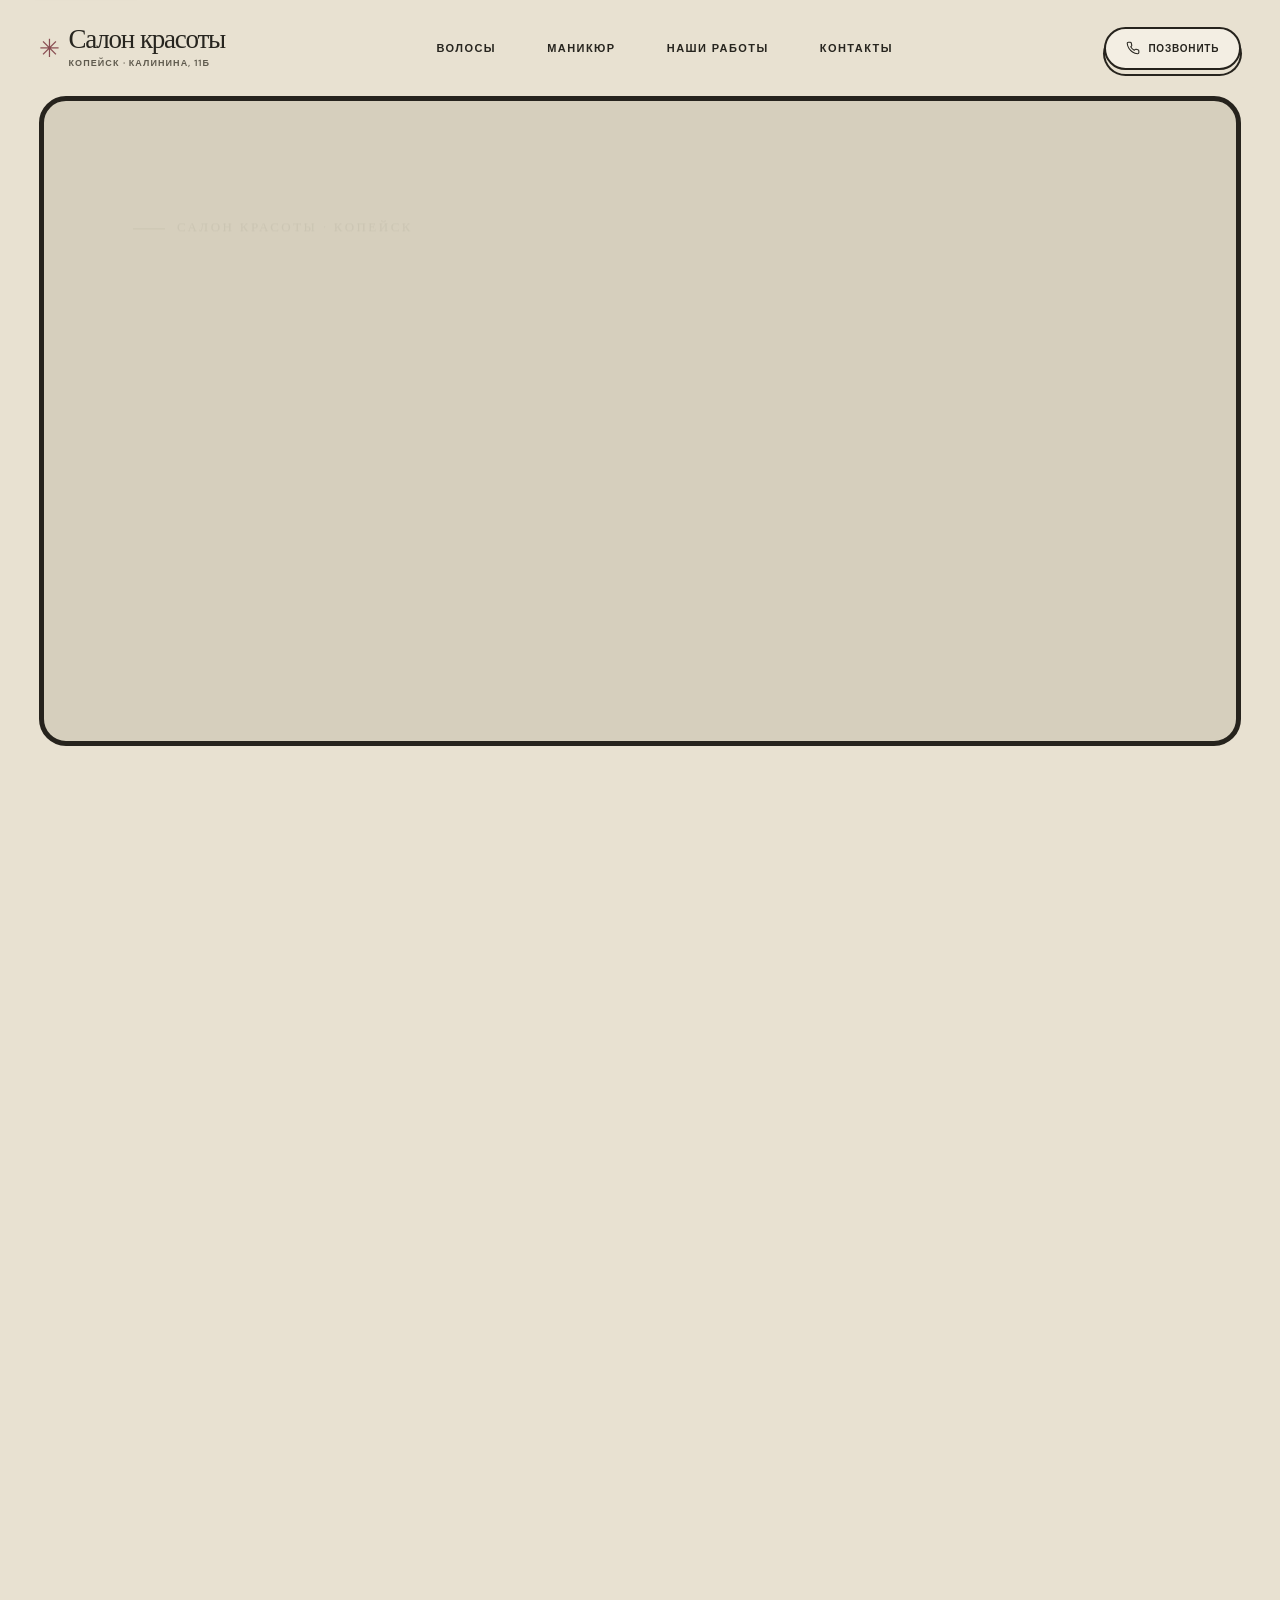
<file: index.html>
<!doctype html>
<html lang="ru">
  <head>
    <meta charset="utf-8">
    <meta name="viewport" content="width=device-width, initial-scale=1">
    <meta name="description" content="Салон красоты в Копейске на Калинина, 11Б: стрижки, окрашивание и маникюр. Ежедневно 10:00–19:00. Запись по телефону 8 902 618-16-42.">
    <meta name="theme-color" content="#e8e1d1">
    <meta name="format-detection" content="telephone=no">
    <link rel="canonical" href="https://romanovegor1.github.io/beauty-salon/">
    <title>Салон красоты в Копейске — красота в деталях</title>
    <meta property="og:type" content="website">
    <meta property="og:locale" content="ru_RU">
    <meta property="og:site_name" content="Салон красоты в Копейске">
    <meta property="og:url" content="https://romanovegor1.github.io/beauty-salon/">
    <meta property="og:title" content="Салон красоты в Копейске — красота в деталях">
    <meta property="og:description" content="Стрижки, окрашивание и маникюр на Калинина, 11Б в Копейске. Ежедневно 10:00–19:00. Запись по телефону 8 902 618-16-42.">
    <meta property="og:image" content="https://romanovegor1.github.io/beauty-salon/og-image.png">
    <meta property="og:image:width" content="1200">
    <meta property="og:image:height" content="630">
    <meta property="og:image:alt" content="Салон красоты в Копейске: логотип, адрес и телефон">
    <meta name="twitter:card" content="summary_large_image">
    <meta name="twitter:title" content="Салон красоты в Копейске — красота в деталях">
    <meta name="twitter:description" content="Стрижки, окрашивание и маникюр на Калинина, 11Б в Копейске. Ежедневно 10:00–19:00. Запись по телефону 8 902 618-16-42.">
    <meta name="twitter:image" content="https://romanovegor1.github.io/beauty-salon/og-image.png">
    <meta name="twitter:image:alt" content="Салон красоты в Копейске: логотип, адрес и телефон">
    <link rel="icon" href="favicon.svg" type="image/svg+xml">
    <link rel="icon" href="favicon.png" sizes="64x64" type="image/png">
    <link rel="apple-touch-icon" href="apple-touch-icon.png" sizes="180x180">
    <link rel="preconnect" href="https://fonts.googleapis.com">
    <link rel="preconnect" href="https://fonts.gstatic.com" crossorigin>
    <link href="https://fonts.googleapis.com/css2?family=DM+Sans:wght@400;500;600;700&family=Goudy+Bookletter+1911&family=Sorts+Mill+Goudy:ital@0;1&display=swap" rel="stylesheet">
    <link rel="stylesheet" href="style.css">
    <script src="script.js" defer></script>
    <script type="application/ld+json">
      {
        "@context": "https://schema.org",
        "@type": "HairSalon",
        "name": "Салон красоты в Копейске",
        "description": "Салон красоты на Калинина, 11Б в Копейске: стрижки, окрашивание и маникюр. Запись по телефону.",
        "telephone": "+79026181642",
        "url": "https://romanovegor1.github.io/beauty-salon/",
        "image": "https://romanovegor1.github.io/beauty-salon/og-image.png",
        "sameAs": ["https://vk.ru/club201550318"],
        "priceRange": "₽₽",
        "areaServed": "Копейск",
        "address": {
          "@type": "PostalAddress",
          "streetAddress": "ул. Калинина, 11Б",
          "addressLocality": "Копейск",
          "addressRegion": "Челябинская область",
          "postalCode": "456610",
          "addressCountry": "RU"
        },
        "geo": {
          "@type": "GeoCoordinates",
          "latitude": 55.0975,
          "longitude": 61.6125
        },
        "hasMap": "https://yandex.ru/maps/?ll=61.6125%2C55.0975&z=17&pt=61.6125%2C55.0975%2Cpm2rdm",
        "openingHoursSpecification": {
          "@type": "OpeningHoursSpecification",
          "dayOfWeek": ["Monday", "Tuesday", "Wednesday", "Thursday", "Friday", "Saturday", "Sunday"],
          "opens": "10:00",
          "closes": "19:00"
        }
      }
    </script>
  </head>
  <body>
    <a class="skip-link" href="#main">К содержанию</a>
    <header class="site-header">
      <a class="brand" href="index.html"><span class="brand-mark" aria-hidden="true">✳︎</span><span>Салон красоты<small>Копейск · Калинина, 11Б</small></span></a>
      <button class="menu-toggle" type="button" aria-expanded="false" aria-controls="header-panel" aria-label="Открыть меню">
        <svg class="menu-icon menu-icon-open" viewBox="0 0 24 24" fill="currentColor" aria-hidden="true"><circle cx="5" cy="12" r="1.9"/><circle cx="12" cy="12" r="1.9"/><circle cx="19" cy="12" r="1.9"/></svg>
        <svg class="menu-icon menu-icon-close" viewBox="0 0 24 24" fill="none" stroke="currentColor" stroke-width="1.8" stroke-linecap="round" aria-hidden="true"><path d="M6 6l12 12M18 6L6 18"/></svg>
      </button>
      <div class="header-panel" id="header-panel">
        <nav class="main-nav" aria-label="Главная навигация">
          <a href="hair.html">Волосы</a><a href="nails.html">Маникюр</a><a href="works.html">Наши работы</a><a href="#contacts">Контакты</a>
        </nav>
        <p class="panel-hours">Ежедневно 10:00–19:00</p>
        <div class="header-actions">
          <a class="button button-small header-call" href="tel:+79026181642">
            <svg viewBox="0 0 24 24" fill="none" stroke="currentColor" stroke-width="1.8" stroke-linecap="round" stroke-linejoin="round" aria-hidden="true"><path d="M22 16.92v3a2 2 0 0 1-2.18 2 19.79 19.79 0 0 1-8.63-3.07 19.5 19.5 0 0 1-6-6 19.79 19.79 0 0 1-3.07-8.67A2 2 0 0 1 4.11 2h3a2 2 0 0 1 2 1.72 12.84 12.84 0 0 0 .7 2.81 2 2 0 0 1-.45 2.11L8.09 9.91a16 16 0 0 0 6 6l1.27-1.27a2 2 0 0 1 2.11-.45 12.84 12.84 0 0 0 2.81.7A2 2 0 0 1 22 16.92z"/></svg>
            Позвонить
          </a>
          <a class="button button-small header-map" href="#contacts">
            <svg viewBox="0 0 24 24" fill="none" stroke="currentColor" stroke-width="1.8" stroke-linecap="round" stroke-linejoin="round" aria-hidden="true"><path d="M21 10c0 7-9 13-9 13s-9-6-9-13a9 9 0 0 1 18 0z"/><circle cx="12" cy="10" r="3"/></svg>
            Найти нас
          </a>
        </div>
      </div>
    </header>

    <main id="main" tabindex="-1">
      <section class="hero" aria-labelledby="hero-title">
        <div class="hero-copy">
          <p class="eyebrow"><span class="eyebrow-line"></span> Салон красоты · Копейск</p>
          <h1 id="hero-title">Время<br>быть <em>собой.</em></h1>
          <p class="hero-description">Стрижки с характером, маникюр с настроением и немного времени только для себя.</p>
          <div class="hero-actions">
            <a class="button" href="tel:+79026181642">Позвонить и записаться <span aria-hidden="true">↗︎</span></a>
            <a class="text-link" href="#services">Выбрать услугу <span aria-hidden="true">↓</span></a>
          </div>
          <span class="hero-index">01 <i></i> 02</span>
        </div>
        <div class="hero-illustration" aria-hidden="true">
          <div class="orbit orbit-one"></div><div class="orbit orbit-two"></div>
          <div class="portrait-shape"><span class="portrait-hair"></span><span class="portrait-face"></span><span class="portrait-earring"></span></div>
          <span class="art-caption">уход<br>с вниманием</span><span class="art-stamp">EST.<br>BEAUTY<br>STUDIO</span>
        </div>
      </section>

      <section class="intro-strip" aria-label="О салоне"><p>Небольшие перемены.<br><em>Большое удовольствие.</em></p><span>Красота — в ощущении себя.</span></section>

      <section class="services-section" id="services" aria-labelledby="services-title">
        <div class="section-heading"><div><p class="eyebrow"><span class="eyebrow-line"></span> Выберите своё</p><h2 id="services-title">Услуги <em>с заботой.</em></h2></div><p>Подробности, цены и всё важное о каждом направлении — на отдельных страницах.</p><span class="swipe-hint" aria-hidden="true">Листайте вбок →</span></div>
        <div class="service-cards">
          <a class="service-card hair-card" href="hair.html"><span class="card-number">01 / ВОЛОСЫ</span><span class="card-art" aria-hidden="true"><img src="images/hair-card.jpg" alt="" width="1261" height="841" loading="lazy" decoding="async"></span><span class="card-bottom"><span><strong>Мастер волос</strong><small>Стрижки · цвет · укладка</small></span><b aria-hidden="true">↗︎</b></span></a>
          <a class="service-card nails-card" href="nails.html"><span class="card-number">02 / НОГТИ</span><span class="card-art" aria-hidden="true"><img src="images/nails-card.jpg" alt="" width="1100" height="733" loading="lazy" decoding="async"></span><span class="card-bottom"><span><strong>Мастер маникюра</strong><small>Уход · покрытие · дизайн</small></span><b aria-hidden="true">↗︎</b></span></a>
        </div>
      </section>

      <section class="reviews-section" id="reviews" aria-labelledby="reviews-title">
        <div class="section-heading">
          <div><p class="eyebrow"><span class="eyebrow-line"></span> Отзывы</p><h2 id="reviews-title">Говорят <em>клиенты.</em></h2></div>
          <p>Реальные отзывы с Яндекс.Карт. Остальные — в нашей группе ВКонтакте и на Яндекс.Картах.</p>
          <span class="swipe-hint" aria-hidden="true">Листайте вбок →</span>
        </div>
        <div class="review-grid">
          <article class="review-card">
            <p class="review-stars" role="img" aria-label="Оценка 5 из 5"><span aria-hidden="true">★★★★★</span></p>
            <blockquote><p>Стригусь тут третий год, всё классно, идеально, парикмахеры работают без ошибок, с уважением и принимают всегда. Советую эту парикмахерскую 👍</p></blockquote>
            <div class="review-author">
              <span class="review-avatar" aria-hidden="true">МД</span>
              <span><strong>Максим Дорофеев</strong><small>Яндекс.Карты · 5,0</small></span>
            </div>
          </article>
          <article class="review-card">
            <p class="review-stars" role="img" aria-label="Оценка 5 из 5"><span aria-hidden="true">★★★★★</span></p>
            <blockquote><p>Уютное место. Грамотные мастера. Приемлемые цены. Лучше записываться заранее. Рядом парковка.</p></blockquote>
            <div class="review-author">
              <span class="review-avatar" aria-hidden="true">ВН</span>
              <span><strong>Виктория Никульникова</strong><small>Яндекс.Карты · 5,0</small></span>
            </div>
          </article>
          <article class="review-card">
            <p class="review-stars" role="img" aria-label="Оценка 5 из 5"><span aria-hidden="true">★★★★★</span></p>
            <blockquote><p>Отличные мастера своего дела, рекомендую всем!!!</p></blockquote>
            <div class="review-author">
              <span class="review-avatar" aria-hidden="true">РР</span>
              <span><strong>Регина Родионова</strong><small>Яндекс.Карты · 5,0</small></span>
            </div>
          </article>
        </div>
        <div class="review-links">
          <a class="button" href="https://vk.ru/club201550318" target="_blank" rel="noopener"><svg class="vk-icon" viewBox="0 0 24 24" aria-hidden="true" focusable="false"><path d="M12.785 16.241s.288-.032.436-.194c.136-.148.132-.427.132-.427s-.02-1.304.576-1.496c.588-.19 1.341 1.26 2.14 1.818.605.422 1.064.33 1.064.33l2.137-.03s1.117-.07.587-.958c-.043-.072-.31-.662-1.596-1.872-1.346-1.266-1.166-1.06.455-3.25.987-1.33 1.382-2.145 1.258-2.493-.118-.332-.85-.244-.85-.244l-2.405.015s-.178-.025-.31.055c-.13.079-.213.26-.213.26s-.38 1.024-.887 1.895c-1.07 1.84-1.498 1.938-1.673 1.824-.407-.266-.305-1.07-.305-1.64 0-1.784.268-2.527-.522-2.72-.262-.064-.454-.106-1.123-.113-.858-.009-1.584.003-1.995.207-.273.136-.484.44-.356.457.16.02.521.098.713.36.247.337.238 1.094.238 1.094s.143 2.1-.333 2.36c-.326.18-.774-.19-1.736-1.887-.493-.863-.866-1.816-.866-1.816s-.072-.179-.2-.275c-.156-.116-.374-.153-.374-.153l-2.285.015s-.343.01-.469.16c-.112.134-.009.412-.009.412s1.79 4.246 3.817 6.386c1.858 1.96 3.968 1.831 3.968 1.831h.956Z"/></svg> Все отзывы во ВКонтакте</a>
          <a class="contact-route" href="https://yandex.ru/maps/org/strizhka/48054939871/reviews" target="_blank" rel="noopener">Смотреть на Яндекс.Картах <span aria-hidden="true">↗︎</span></a>
        </div>
      </section>

      <section class="visit-banner">
        <svg class="visit-flower" viewBox="0 0 220 260" fill="none" stroke="currentColor" stroke-width="1.2" stroke-linecap="round" stroke-linejoin="round" aria-hidden="true">
          <g opacity=".6">
            <path d="M110 252V130"/>
            <path d="M110 200c-26-2-43-16-49-43 27 0 45 15 49 43Z"/>
            <path d="M110 222c24-2 40-14 46-39-24 0-42 13-46 39Z"/>
            <ellipse cx="110" cy="84" rx="16" ry="40"/>
            <ellipse cx="110" cy="84" rx="16" ry="40" transform="rotate(60 110 84)"/>
            <ellipse cx="110" cy="84" rx="16" ry="40" transform="rotate(120 110 84)"/>
            <circle cx="110" cy="84" r="9"/>
          </g>
        </svg>
        <p class="eyebrow"><span class="eyebrow-line"></span> Будем рады знакомству</p>
        <h2>Ваше место<br><em>уже ждёт.</em></h2>
        <a class="button button-light" href="tel:+79026181642">Позвонить и записаться <span aria-hidden="true">↗︎</span></a>
      </section>

      <section class="contact-section" id="contacts" aria-labelledby="contacts-title">
        <div class="contact-copy">
          <p class="eyebrow"><span class="eyebrow-line"></span> Контакты</p>
          <h2 id="contacts-title">Запишитесь<br><em>по звонку.</em></h2>
          <p class="contact-note">Онлайн-записи нет — просто позвоните, и мы подберём удобное время и мастера.</p>
          <div class="contact-item">
            <span class="contact-label">Телефон</span>
            <div class="phone-line">
              <a class="contact-phone" href="tel:+79026181642">8 902 618-16-42</a>
              <button class="copy-button" type="button" data-copy="+79026181642" aria-label="Скопировать номер телефона 8 902 618-16-42">
                <svg viewBox="0 0 24 24" fill="none" stroke="currentColor" stroke-width="1.8" stroke-linecap="round" stroke-linejoin="round" aria-hidden="true"><rect x="9" y="9" width="11" height="11" rx="2"/><path d="M5 15H4a2 2 0 0 1-2-2V4a2 2 0 0 1 2-2h9a2 2 0 0 1 2 2v1"/></svg>
                <span class="copy-label" role="status" aria-live="polite">Скопировать</span>
              </button>
            </div>
          </div>
          <div class="contact-item">
            <span class="contact-label">Адрес</span>
            <p>г. Копейск, ул. Калинина, 11Б<br>(вход со двора)</p>
            <a class="contact-route" href="https://yandex.ru/maps/?rtext=~55.0975%2C61.6125&amp;rtt=auto" target="_blank" rel="noopener">Построить маршрут <span aria-hidden="true">↗︎</span></a>
          </div>
          <div class="contact-item">
            <span class="contact-label">График</span>
            <p>Ежедневно 10:00–19:00</p>
          </div>
          <div class="contact-item">
            <span class="contact-label">ВКонтакте</span>
            <a class="contact-route vk-link" href="https://vk.ru/club201550318" target="_blank" rel="noopener"><svg class="vk-icon" viewBox="0 0 24 24" aria-hidden="true" focusable="false"><path d="M12.785 16.241s.288-.032.436-.194c.136-.148.132-.427.132-.427s-.02-1.304.576-1.496c.588-.19 1.341 1.26 2.14 1.818.605.422 1.064.33 1.064.33l2.137-.03s1.117-.07.587-.958c-.043-.072-.31-.662-1.596-1.872-1.346-1.266-1.166-1.06.455-3.25.987-1.33 1.382-2.145 1.258-2.493-.118-.332-.85-.244-.85-.244l-2.405.015s-.178-.025-.31.055c-.13.079-.213.26-.213.26s-.38 1.024-.887 1.895c-1.07 1.84-1.498 1.938-1.673 1.824-.407-.266-.305-1.07-.305-1.64 0-1.784.268-2.527-.522-2.72-.262-.064-.454-.106-1.123-.113-.858-.009-1.584.003-1.995.207-.273.136-.484.44-.356.457.16.02.521.098.713.36.247.337.238 1.094.238 1.094s.143 2.1-.333 2.36c-.326.18-.774-.19-1.736-1.887-.493-.863-.866-1.816-.866-1.816s-.072-.179-.2-.275c-.156-.116-.374-.153-.374-.153l-2.285.015s-.343.01-.469.16c-.112.134-.009.412-.009.412s1.79 4.246 3.817 6.386c1.858 1.96 3.968 1.831 3.968 1.831h.956Z"/></svg> Наша группа ВКонтакте <span aria-hidden="true">↗︎</span></a>
          </div>
          <a class="button" href="tel:+79026181642">Позвонить <span aria-hidden="true">↗︎</span></a>
        </div>
        <div class="contact-map">
          <iframe src="https://yandex.ru/map-widget/v1/?ll=61.6125%2C55.0975&amp;z=17&amp;pt=61.6125%2C55.0975%2Cpm2rdm" title="Салон красоты на карте: Копейск, ул. Калинина, 11Б" loading="lazy" allowfullscreen></iframe>
          <a class="map-overlay" href="https://yandex.ru/maps/?ll=61.6125%2C55.0975&amp;z=17&amp;pt=61.6125%2C55.0975%2Cpm2rdm" target="_blank" rel="noopener" aria-label="Открыть карту в Яндекс.Картах"></a>
          <a class="map-link" href="https://yandex.ru/maps/?ll=61.6125%2C55.0975&amp;z=17&amp;pt=61.6125%2C55.0975%2Cpm2rdm" target="_blank" rel="noopener">Открыть в Яндекс.Картах <span aria-hidden="true">↗︎</span></a>
        </div>
      </section>
    </main>

    <footer class="site-footer">
      <a class="brand footer-brand" href="index.html"><span class="brand-mark" aria-hidden="true">✳︎</span><span>Салон красоты<small>Копейск · Калинина, 11Б</small></span></a>
      <div class="footer-contact">
        <span>ЗАПИСЬ И ВОПРОСЫ</span>
        <div class="phone-line">
          <a class="footer-phone" href="tel:+79026181642">8 902 618-16-42</a>
          <button class="copy-button" type="button" data-copy="+79026181642" aria-label="Скопировать номер телефона 8 902 618-16-42">
            <svg viewBox="0 0 24 24" fill="none" stroke="currentColor" stroke-width="1.8" stroke-linecap="round" stroke-linejoin="round" aria-hidden="true"><rect x="9" y="9" width="11" height="11" rx="2"/><path d="M5 15H4a2 2 0 0 1-2-2V4a2 2 0 0 1 2-2h9a2 2 0 0 1 2 2v1"/></svg>
            <span class="copy-label" role="status" aria-live="polite">Скопировать</span>
          </button>
        </div>
      </div>
      <div class="footer-contact">
        <span>МЫ ЗДЕСЬ</span>
        <p>г. Копейск, ул. Калинина, 11Б<br>(вход со двора)</p>
        <p class="footer-hours">Ежедневно 10:00–19:00</p>
        <a class="footer-map-link" href="https://yandex.ru/maps/?ll=61.6125%2C55.0975&amp;z=17&amp;pt=61.6125%2C55.0975%2Cpm2rdm" target="_blank" rel="noopener">Найти на карте ↗︎</a>
        <a class="footer-map-link footer-vk" href="https://vk.ru/club201550318" target="_blank" rel="noopener"><svg class="vk-icon" viewBox="0 0 24 24" aria-hidden="true" focusable="false"><path d="M12.785 16.241s.288-.032.436-.194c.136-.148.132-.427.132-.427s-.02-1.304.576-1.496c.588-.19 1.341 1.26 2.14 1.818.605.422 1.064.33 1.064.33l2.137-.03s1.117-.07.587-.958c-.043-.072-.31-.662-1.596-1.872-1.346-1.266-1.166-1.06.455-3.25.987-1.33 1.382-2.145 1.258-2.493-.118-.332-.85-.244-.85-.244l-2.405.015s-.178-.025-.31.055c-.13.079-.213.26-.213.26s-.38 1.024-.887 1.895c-1.07 1.84-1.498 1.938-1.673 1.824-.407-.266-.305-1.07-.305-1.64 0-1.784.268-2.527-.522-2.72-.262-.064-.454-.106-1.123-.113-.858-.009-1.584.003-1.995.207-.273.136-.484.44-.356.457.16.02.521.098.713.36.247.337.238 1.094.238 1.094s.143 2.1-.333 2.36c-.326.18-.774-.19-1.736-1.887-.493-.863-.866-1.816-.866-1.816s-.072-.179-.2-.275c-.156-.116-.374-.153-.374-.153l-2.285.015s-.343.01-.469.16c-.112.134-.009.412-.009.412s1.79 4.246 3.817 6.386c1.858 1.96 3.968 1.831 3.968 1.831h.956Z"/></svg> ВКонтакте ↗︎</a>
      </div>
      <small class="copyright">Красота в деталях.</small>
    </footer>
  </body>
</html>
</file>
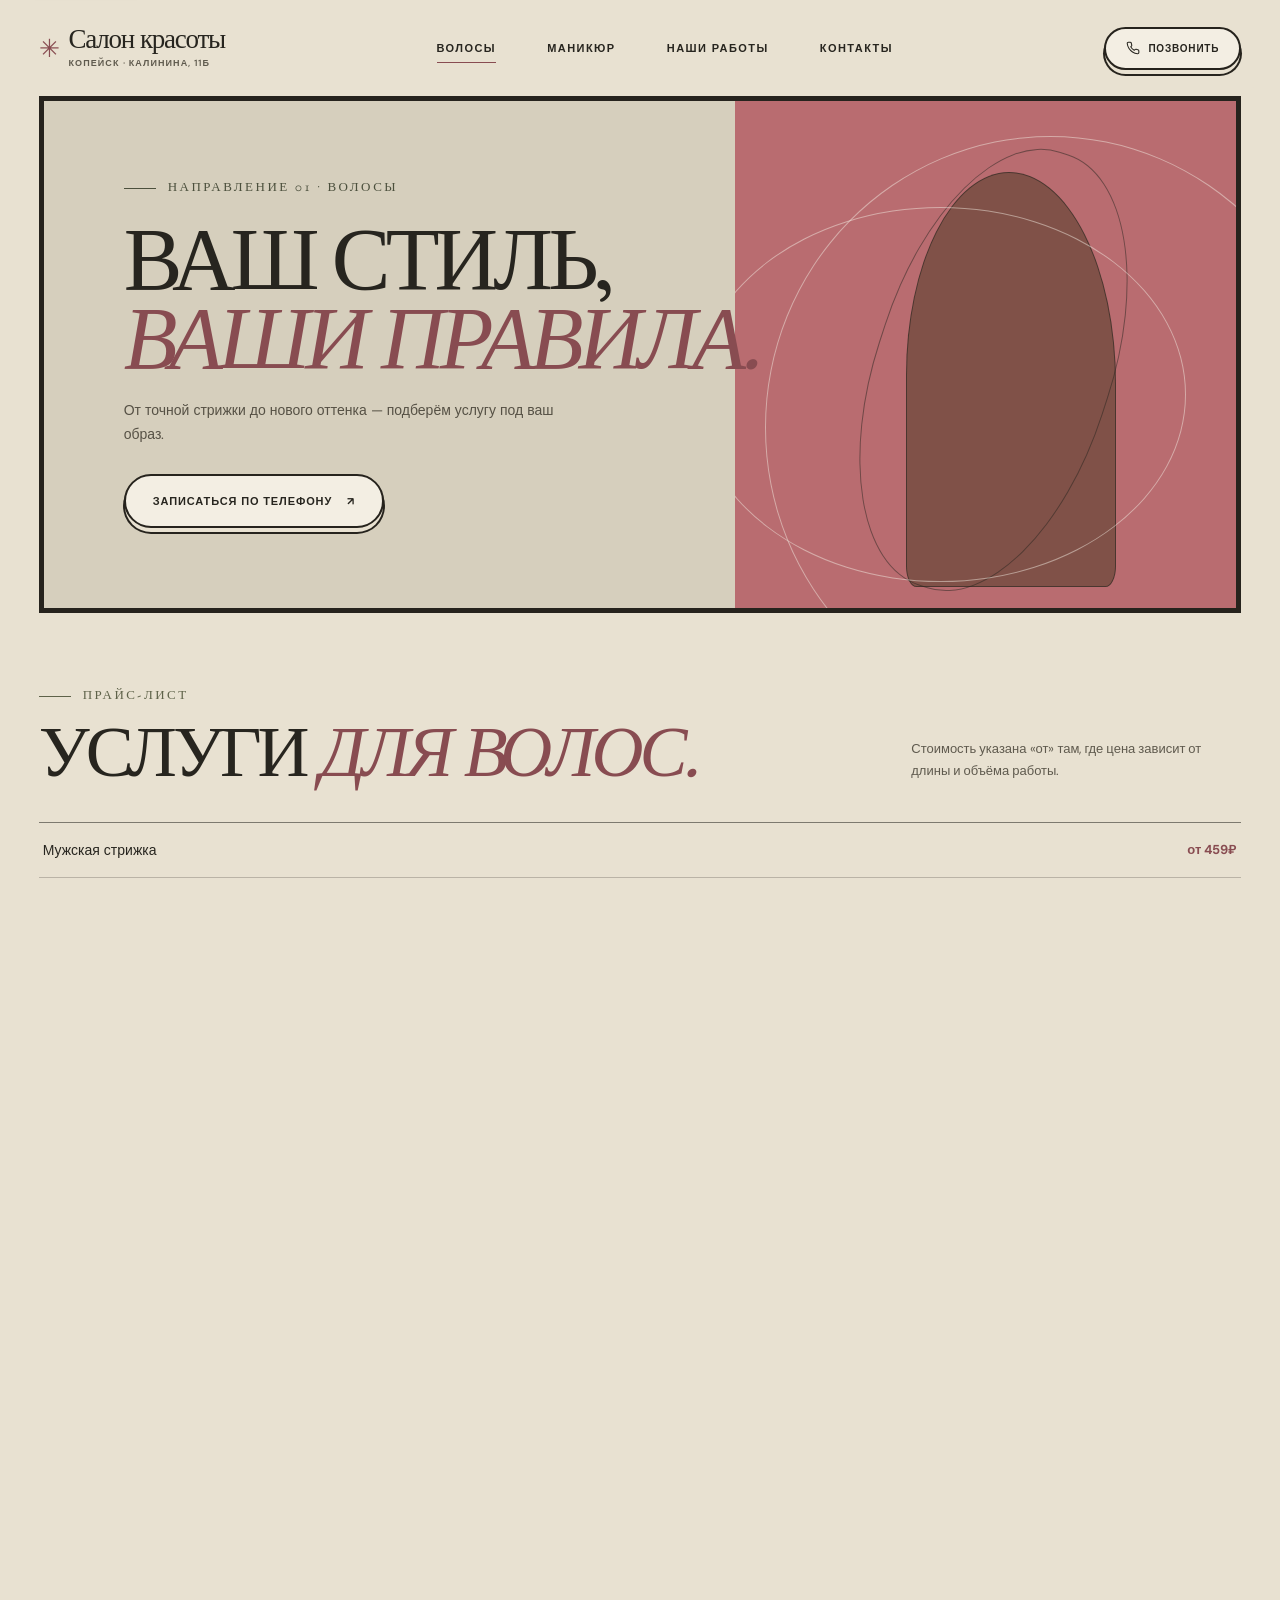
<file: hair.html>
<!doctype html>
<html lang="ru">
  <head>
    <meta charset="utf-8">
    <meta name="viewport" content="width=device-width, initial-scale=1">
    <meta name="description" content="Стрижки, окрашивание, химическая завивка и прикорневой объем в Копейске. Услуги мастера волос на Калинина, 11Б. Запись по телефону.">
    <meta name="theme-color" content="#e8e1d1">
    <meta name="format-detection" content="telephone=no">
    <link rel="canonical" href="https://romanovegor1.github.io/beauty-salon/hair.html">
    <title>Услуги мастера волос в Копейске — Салон красоты</title>
    <meta property="og:type" content="website">
    <meta property="og:locale" content="ru_RU">
    <meta property="og:site_name" content="Салон красоты в Копейске">
    <meta property="og:url" content="https://romanovegor1.github.io/beauty-salon/hair.html">
    <meta property="og:title" content="Услуги мастера волос в Копейске — Салон красоты">
    <meta property="og:description" content="Стрижки, окрашивание, химическая завивка и прикорневой объем на Калинина, 11Б в Копейске. Запись по телефону.">
    <meta property="og:image" content="https://romanovegor1.github.io/beauty-salon/og-image.png">
    <meta property="og:image:width" content="1200">
    <meta property="og:image:height" content="630">
    <meta property="og:image:alt" content="Салон красоты в Копейске: логотип, адрес и телефон">
    <meta name="twitter:card" content="summary_large_image">
    <meta name="twitter:title" content="Услуги мастера волос в Копейске — Салон красоты">
    <meta name="twitter:description" content="Стрижки, окрашивание, химическая завивка и прикорневой объем на Калинина, 11Б в Копейске. Запись по телефону.">
    <meta name="twitter:image" content="https://romanovegor1.github.io/beauty-salon/og-image.png">
    <meta name="twitter:image:alt" content="Салон красоты в Копейске: логотип, адрес и телефон">
    <link rel="icon" href="favicon.svg" type="image/svg+xml">
    <link rel="icon" href="favicon.png" sizes="64x64" type="image/png">
    <link rel="apple-touch-icon" href="apple-touch-icon.png" sizes="180x180">
    <link rel="preconnect" href="https://fonts.googleapis.com">
    <link rel="preconnect" href="https://fonts.gstatic.com" crossorigin>
    <link href="https://fonts.googleapis.com/css2?family=DM+Sans:wght@400;500;600;700&family=Goudy+Bookletter+1911&family=Sorts+Mill+Goudy:ital@0;1&display=swap" rel="stylesheet">
    <link rel="stylesheet" href="style.css">
    <script src="script.js" defer></script>
  </head>
  <body>
    <a class="skip-link" href="#main">К содержанию</a>
    <header class="site-header">
      <a class="brand" href="index.html"><span class="brand-mark" aria-hidden="true">✳︎</span><span>Салон красоты<small>Копейск · Калинина, 11Б</small></span></a>
      <button class="menu-toggle" type="button" aria-expanded="false" aria-controls="header-panel" aria-label="Открыть меню">
        <svg class="menu-icon menu-icon-open" viewBox="0 0 24 24" fill="currentColor" aria-hidden="true"><circle cx="5" cy="12" r="1.9"/><circle cx="12" cy="12" r="1.9"/><circle cx="19" cy="12" r="1.9"/></svg>
        <svg class="menu-icon menu-icon-close" viewBox="0 0 24 24" fill="none" stroke="currentColor" stroke-width="1.8" stroke-linecap="round" aria-hidden="true"><path d="M6 6l12 12M18 6L6 18"/></svg>
      </button>
      <div class="header-panel" id="header-panel">
        <nav class="main-nav" aria-label="Главная навигация">
          <a class="active" href="hair.html" aria-current="page">Волосы</a><a href="nails.html">Маникюр</a><a href="works.html">Наши работы</a><a href="index.html#contacts">Контакты</a>
        </nav>
        <p class="panel-hours">Ежедневно 10:00–19:00</p>
        <div class="header-actions">
          <a class="button button-small header-call" href="tel:+79026181642">
            <svg viewBox="0 0 24 24" fill="none" stroke="currentColor" stroke-width="1.8" stroke-linecap="round" stroke-linejoin="round" aria-hidden="true"><path d="M22 16.92v3a2 2 0 0 1-2.18 2 19.79 19.79 0 0 1-8.63-3.07 19.5 19.5 0 0 1-6-6 19.79 19.79 0 0 1-3.07-8.67A2 2 0 0 1 4.11 2h3a2 2 0 0 1 2 1.72 12.84 12.84 0 0 0 .7 2.81 2 2 0 0 1-.45 2.11L8.09 9.91a16 16 0 0 0 6 6l1.27-1.27a2 2 0 0 1 2.11-.45 12.84 12.84 0 0 0 2.81.7A2 2 0 0 1 22 16.92z"/></svg>
            Позвонить
          </a>
          <a class="button button-small header-map" href="index.html#contacts">
            <svg viewBox="0 0 24 24" fill="none" stroke="currentColor" stroke-width="1.8" stroke-linecap="round" stroke-linejoin="round" aria-hidden="true"><path d="M21 10c0 7-9 13-9 13s-9-6-9-13a9 9 0 0 1 18 0z"/><circle cx="12" cy="10" r="3"/></svg>
            Найти нас
          </a>
        </div>
      </div>
    </header>

    <main class="inner-page" id="main" tabindex="-1">
      <div class="page-hero">
        <p class="eyebrow"><span class="eyebrow-line"></span> Направление 01 · Волосы</p>
        <h1>Ваш стиль,<br><em>ваши правила.</em></h1>
        <p>От точной стрижки до нового оттенка — подберём услугу под ваш образ.</p>
        <a class="button" href="tel:+79026181642">Записаться по телефону <span aria-hidden="true">↗︎</span></a>
        <div class="page-art hair-page-art" aria-hidden="true"><span></span><i></i></div>
      </div>

      <section class="price-section">
        <div class="section-heading">
          <div><p class="eyebrow"><span class="eyebrow-line"></span> Прайс-лист</p><h2>Услуги <em>для волос.</em></h2></div>
          <p>Стоимость указана «от» там, где цена зависит от длины и объёма работы.</p>
        </div>
        <ul class="price-list">
          <li><span>Мужская стрижка</span><strong>от 459₽</strong></li>
          <li><span>Женская стрижка</span><strong>от 599₽</strong></li>
          <li><span>Детская стрижка</span><strong>от 500₽</strong></li>
          <li><span>Окрашивание волос (любые техники)</span><strong>от 2099₽</strong></li>
          <li><span>Химическая завивка</span><strong>от 2099₽</strong></li>
          <li><span>Прикорневой объем</span><strong>от 2299₽</strong></li>
          <li><span>Оформление бороды (распаривание + воск)</span><strong>от 599₽</strong></li>
        </ul>
        <a class="button" href="tel:+79026181642">Позвонить и записаться <span aria-hidden="true">↗︎</span></a>
      </section>

      <nav class="next-service" aria-label="Другие услуги"><a href="nails.html">Далее: маникюр <span aria-hidden="true">→</span></a></nav>
    </main>

    <footer class="site-footer" id="contacts">
      <a class="brand footer-brand" href="index.html"><span class="brand-mark" aria-hidden="true">✳︎</span><span>Салон красоты<small>Копейск · Калинина, 11Б</small></span></a>
      <div class="footer-contact">
        <span>ЗАПИСЬ И ВОПРОСЫ</span>
        <div class="phone-line">
          <a class="footer-phone" href="tel:+79026181642">8 902 618-16-42</a>
          <button class="copy-button" type="button" data-copy="+79026181642" aria-label="Скопировать номер телефона 8 902 618-16-42">
            <svg viewBox="0 0 24 24" fill="none" stroke="currentColor" stroke-width="1.8" stroke-linecap="round" stroke-linejoin="round" aria-hidden="true"><rect x="9" y="9" width="11" height="11" rx="2"/><path d="M5 15H4a2 2 0 0 1-2-2V4a2 2 0 0 1 2-2h9a2 2 0 0 1 2 2v1"/></svg>
            <span class="copy-label" role="status" aria-live="polite">Скопировать</span>
          </button>
        </div>
      </div>
      <div class="footer-contact">
        <span>МЫ ЗДЕСЬ</span>
        <p>г. Копейск, ул. Калинина, 11Б<br>(вход со двора)</p>
        <p class="footer-hours">Ежедневно 10:00–19:00</p>
        <a class="footer-map-link" href="https://yandex.ru/maps/?ll=61.6125%2C55.0975&amp;z=17&amp;pt=61.6125%2C55.0975%2Cpm2rdm" target="_blank" rel="noopener">Найти на карте ↗︎</a>
        <a class="footer-map-link footer-vk" href="https://vk.ru/club201550318" target="_blank" rel="noopener"><svg class="vk-icon" viewBox="0 0 24 24" aria-hidden="true" focusable="false"><path d="M12.785 16.241s.288-.032.436-.194c.136-.148.132-.427.132-.427s-.02-1.304.576-1.496c.588-.19 1.341 1.26 2.14 1.818.605.422 1.064.33 1.064.33l2.137-.03s1.117-.07.587-.958c-.043-.072-.31-.662-1.596-1.872-1.346-1.266-1.166-1.06.455-3.25.987-1.33 1.382-2.145 1.258-2.493-.118-.332-.85-.244-.85-.244l-2.405.015s-.178-.025-.31.055c-.13.079-.213.26-.213.26s-.38 1.024-.887 1.895c-1.07 1.84-1.498 1.938-1.673 1.824-.407-.266-.305-1.07-.305-1.64 0-1.784.268-2.527-.522-2.72-.262-.064-.454-.106-1.123-.113-.858-.009-1.584.003-1.995.207-.273.136-.484.44-.356.457.16.02.521.098.713.36.247.337.238 1.094.238 1.094s.143 2.1-.333 2.36c-.326.18-.774-.19-1.736-1.887-.493-.863-.866-1.816-.866-1.816s-.072-.179-.2-.275c-.156-.116-.374-.153-.374-.153l-2.285.015s-.343.01-.469.16c-.112.134-.009.412-.009.412s1.79 4.246 3.817 6.386c1.858 1.96 3.968 1.831 3.968 1.831h.956Z"/></svg> ВКонтакте ↗︎</a>
      </div>
      <small class="copyright">Красота в деталях.</small>
    </footer>
  </body>
</html>
</file>
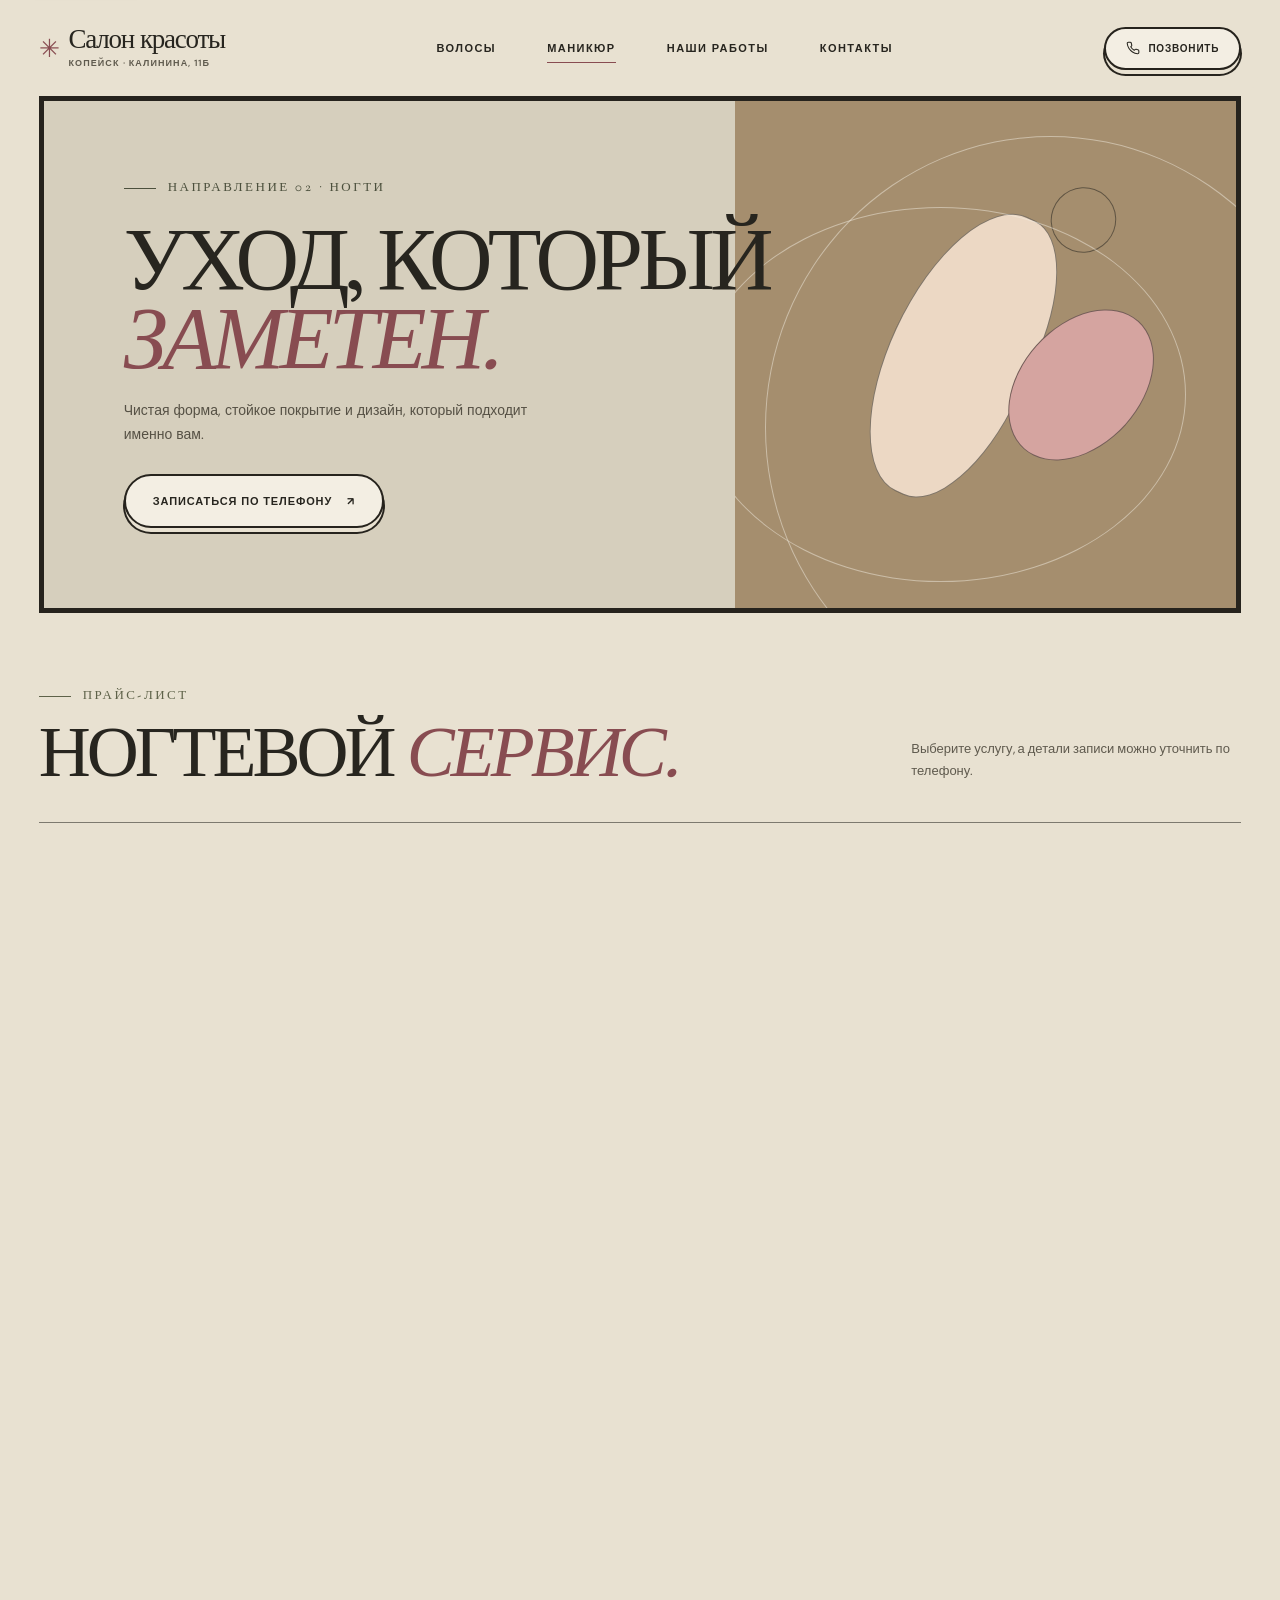
<file: nails.html>
<!doctype html>
<html lang="ru">
  <head>
    <meta charset="utf-8">
    <meta name="viewport" content="width=device-width, initial-scale=1">
    <meta name="description" content="Аппаратный и мужской маникюр, укрепление, покрытие и дизайн в Копейске. Услуги мастера маникюра на Калинина, 11Б. Запись по телефону.">
    <meta name="theme-color" content="#e8e1d1">
    <meta name="format-detection" content="telephone=no">
    <link rel="canonical" href="https://romanovegor1.github.io/beauty-salon/nails.html">
    <title>Услуги мастера маникюра в Копейске — Салон красоты</title>
    <meta property="og:type" content="website">
    <meta property="og:locale" content="ru_RU">
    <meta property="og:site_name" content="Салон красоты в Копейске">
    <meta property="og:url" content="https://romanovegor1.github.io/beauty-salon/nails.html">
    <meta property="og:title" content="Услуги мастера маникюра в Копейске — Салон красоты">
    <meta property="og:description" content="Аппаратный и мужской маникюр, укрепление, покрытие и дизайн на Калинина, 11Б в Копейске. Запись по телефону.">
    <meta property="og:image" content="https://romanovegor1.github.io/beauty-salon/og-image.png">
    <meta property="og:image:width" content="1200">
    <meta property="og:image:height" content="630">
    <meta property="og:image:alt" content="Салон красоты в Копейске: логотип, адрес и телефон">
    <meta name="twitter:card" content="summary_large_image">
    <meta name="twitter:title" content="Услуги мастера маникюра в Копейске — Салон красоты">
    <meta name="twitter:description" content="Аппаратный и мужской маникюр, укрепление, покрытие и дизайн на Калинина, 11Б в Копейске. Запись по телефону.">
    <meta name="twitter:image" content="https://romanovegor1.github.io/beauty-salon/og-image.png">
    <meta name="twitter:image:alt" content="Салон красоты в Копейске: логотип, адрес и телефон">
    <link rel="icon" href="favicon.svg" type="image/svg+xml">
    <link rel="icon" href="favicon.png" sizes="64x64" type="image/png">
    <link rel="apple-touch-icon" href="apple-touch-icon.png" sizes="180x180">
    <link rel="preconnect" href="https://fonts.googleapis.com">
    <link rel="preconnect" href="https://fonts.gstatic.com" crossorigin>
    <link href="https://fonts.googleapis.com/css2?family=DM+Sans:wght@400;500;600;700&family=Goudy+Bookletter+1911&family=Sorts+Mill+Goudy:ital@0;1&display=swap" rel="stylesheet">
    <link rel="stylesheet" href="style.css">
    <script src="script.js" defer></script>
  </head>
  <body>
    <a class="skip-link" href="#main">К содержанию</a>
    <header class="site-header">
      <a class="brand" href="index.html"><span class="brand-mark" aria-hidden="true">✳︎</span><span>Салон красоты<small>Копейск · Калинина, 11Б</small></span></a>
      <button class="menu-toggle" type="button" aria-expanded="false" aria-controls="header-panel" aria-label="Открыть меню">
        <svg class="menu-icon menu-icon-open" viewBox="0 0 24 24" fill="currentColor" aria-hidden="true"><circle cx="5" cy="12" r="1.9"/><circle cx="12" cy="12" r="1.9"/><circle cx="19" cy="12" r="1.9"/></svg>
        <svg class="menu-icon menu-icon-close" viewBox="0 0 24 24" fill="none" stroke="currentColor" stroke-width="1.8" stroke-linecap="round" aria-hidden="true"><path d="M6 6l12 12M18 6L6 18"/></svg>
      </button>
      <div class="header-panel" id="header-panel">
        <nav class="main-nav" aria-label="Главная навигация">
          <a href="hair.html">Волосы</a><a class="active" href="nails.html" aria-current="page">Маникюр</a><a href="works.html">Наши работы</a><a href="index.html#contacts">Контакты</a>
        </nav>
        <p class="panel-hours">Ежедневно 10:00–19:00</p>
        <div class="header-actions">
          <a class="button button-small header-call" href="tel:+79026181642">
            <svg viewBox="0 0 24 24" fill="none" stroke="currentColor" stroke-width="1.8" stroke-linecap="round" stroke-linejoin="round" aria-hidden="true"><path d="M22 16.92v3a2 2 0 0 1-2.18 2 19.79 19.79 0 0 1-8.63-3.07 19.5 19.5 0 0 1-6-6 19.79 19.79 0 0 1-3.07-8.67A2 2 0 0 1 4.11 2h3a2 2 0 0 1 2 1.72 12.84 12.84 0 0 0 .7 2.81 2 2 0 0 1-.45 2.11L8.09 9.91a16 16 0 0 0 6 6l1.27-1.27a2 2 0 0 1 2.11-.45 12.84 12.84 0 0 0 2.81.7A2 2 0 0 1 22 16.92z"/></svg>
            Позвонить
          </a>
          <a class="button button-small header-map" href="index.html#contacts">
            <svg viewBox="0 0 24 24" fill="none" stroke="currentColor" stroke-width="1.8" stroke-linecap="round" stroke-linejoin="round" aria-hidden="true"><path d="M21 10c0 7-9 13-9 13s-9-6-9-13a9 9 0 0 1 18 0z"/><circle cx="12" cy="10" r="3"/></svg>
            Найти нас
          </a>
        </div>
      </div>
    </header>

    <main class="inner-page" id="main" tabindex="-1">
      <div class="page-hero">
        <p class="eyebrow"><span class="eyebrow-line"></span> Направление 02 · Ногти</p>
        <h1>Уход, который<br><em>заметен.</em></h1>
        <p>Чистая форма, стойкое покрытие и дизайн, который подходит именно вам.</p>
        <a class="button" href="tel:+79026181642">Записаться по телефону <span aria-hidden="true">↗︎</span></a>
        <div class="page-art nails-page-art" aria-hidden="true"><span></span><i></i><b></b></div>
      </div>

      <section class="price-section">
        <div class="section-heading">
          <div><p class="eyebrow"><span class="eyebrow-line"></span> Прайс-лист</p><h2>Ногтевой <em>сервис.</em></h2></div>
          <p>Выберите услугу, а детали записи можно уточнить по телефону.</p>
        </div>
        <ul class="price-list">
          <li><span>Аппаратный маникюр</span><strong>850₽</strong></li>
          <li><span>Укрепление гелем</span><strong>1500₽</strong></li>
          <li><span>Укрепление гелем + однотонное покрытие</span><strong>1800₽</strong></li>
          <li><span>Укрепление гелем + дизайн/френч</span><strong>1900₽</strong></li>
          <li><span>Наращивание</span><strong>2300₽</strong></li>
          <li><span>Ремонт одного ногтя</span><strong>50₽</strong></li>
          <li><span>Снятие покрытия</span><strong>400₽</strong></li>
          <li><span>Снятие чужого покрытия</span><strong>150₽</strong></li>
          <li><span>Дизайн одного ногтя</span><strong>100₽</strong></li>
          <li><span>Мужской маникюр</span><strong>Уточняйте</strong></li>
        </ul>
        <a class="button" href="tel:+79026181642">Позвонить и записаться <span aria-hidden="true">↗︎</span></a>
      </section>

      <nav class="next-service" aria-label="Другие услуги"><a href="hair.html"><span aria-hidden="true">←</span> Назад: мастер волос</a></nav>
    </main>

    <footer class="site-footer" id="contacts">
      <a class="brand footer-brand" href="index.html"><span class="brand-mark" aria-hidden="true">✳︎</span><span>Салон красоты<small>Копейск · Калинина, 11Б</small></span></a>
      <div class="footer-contact">
        <span>ЗАПИСЬ И ВОПРОСЫ</span>
        <div class="phone-line">
          <a class="footer-phone" href="tel:+79026181642">8 902 618-16-42</a>
          <button class="copy-button" type="button" data-copy="+79026181642" aria-label="Скопировать номер телефона 8 902 618-16-42">
            <svg viewBox="0 0 24 24" fill="none" stroke="currentColor" stroke-width="1.8" stroke-linecap="round" stroke-linejoin="round" aria-hidden="true"><rect x="9" y="9" width="11" height="11" rx="2"/><path d="M5 15H4a2 2 0 0 1-2-2V4a2 2 0 0 1 2-2h9a2 2 0 0 1 2 2v1"/></svg>
            <span class="copy-label" role="status" aria-live="polite">Скопировать</span>
          </button>
        </div>
      </div>
      <div class="footer-contact">
        <span>МЫ ЗДЕСЬ</span>
        <p>г. Копейск, ул. Калинина, 11Б<br>(вход со двора)</p>
        <p class="footer-hours">Ежедневно 10:00–19:00</p>
        <a class="footer-map-link" href="https://yandex.ru/maps/?ll=61.6125%2C55.0975&amp;z=17&amp;pt=61.6125%2C55.0975%2Cpm2rdm" target="_blank" rel="noopener">Найти на карте ↗︎</a>
        <a class="footer-map-link footer-vk" href="https://vk.ru/club201550318" target="_blank" rel="noopener"><svg class="vk-icon" viewBox="0 0 24 24" aria-hidden="true" focusable="false"><path d="M12.785 16.241s.288-.032.436-.194c.136-.148.132-.427.132-.427s-.02-1.304.576-1.496c.588-.19 1.341 1.26 2.14 1.818.605.422 1.064.33 1.064.33l2.137-.03s1.117-.07.587-.958c-.043-.072-.31-.662-1.596-1.872-1.346-1.266-1.166-1.06.455-3.25.987-1.33 1.382-2.145 1.258-2.493-.118-.332-.85-.244-.85-.244l-2.405.015s-.178-.025-.31.055c-.13.079-.213.26-.213.26s-.38 1.024-.887 1.895c-1.07 1.84-1.498 1.938-1.673 1.824-.407-.266-.305-1.07-.305-1.64 0-1.784.268-2.527-.522-2.72-.262-.064-.454-.106-1.123-.113-.858-.009-1.584.003-1.995.207-.273.136-.484.44-.356.457.16.02.521.098.713.36.247.337.238 1.094.238 1.094s.143 2.1-.333 2.36c-.326.18-.774-.19-1.736-1.887-.493-.863-.866-1.816-.866-1.816s-.072-.179-.2-.275c-.156-.116-.374-.153-.374-.153l-2.285.015s-.343.01-.469.16c-.112.134-.009.412-.009.412s1.79 4.246 3.817 6.386c1.858 1.96 3.968 1.831 3.968 1.831h.956Z"/></svg> ВКонтакте ↗︎</a>
      </div>
      <small class="copyright">Красота в деталях.</small>
    </footer>
  </body>
</html>
</file>
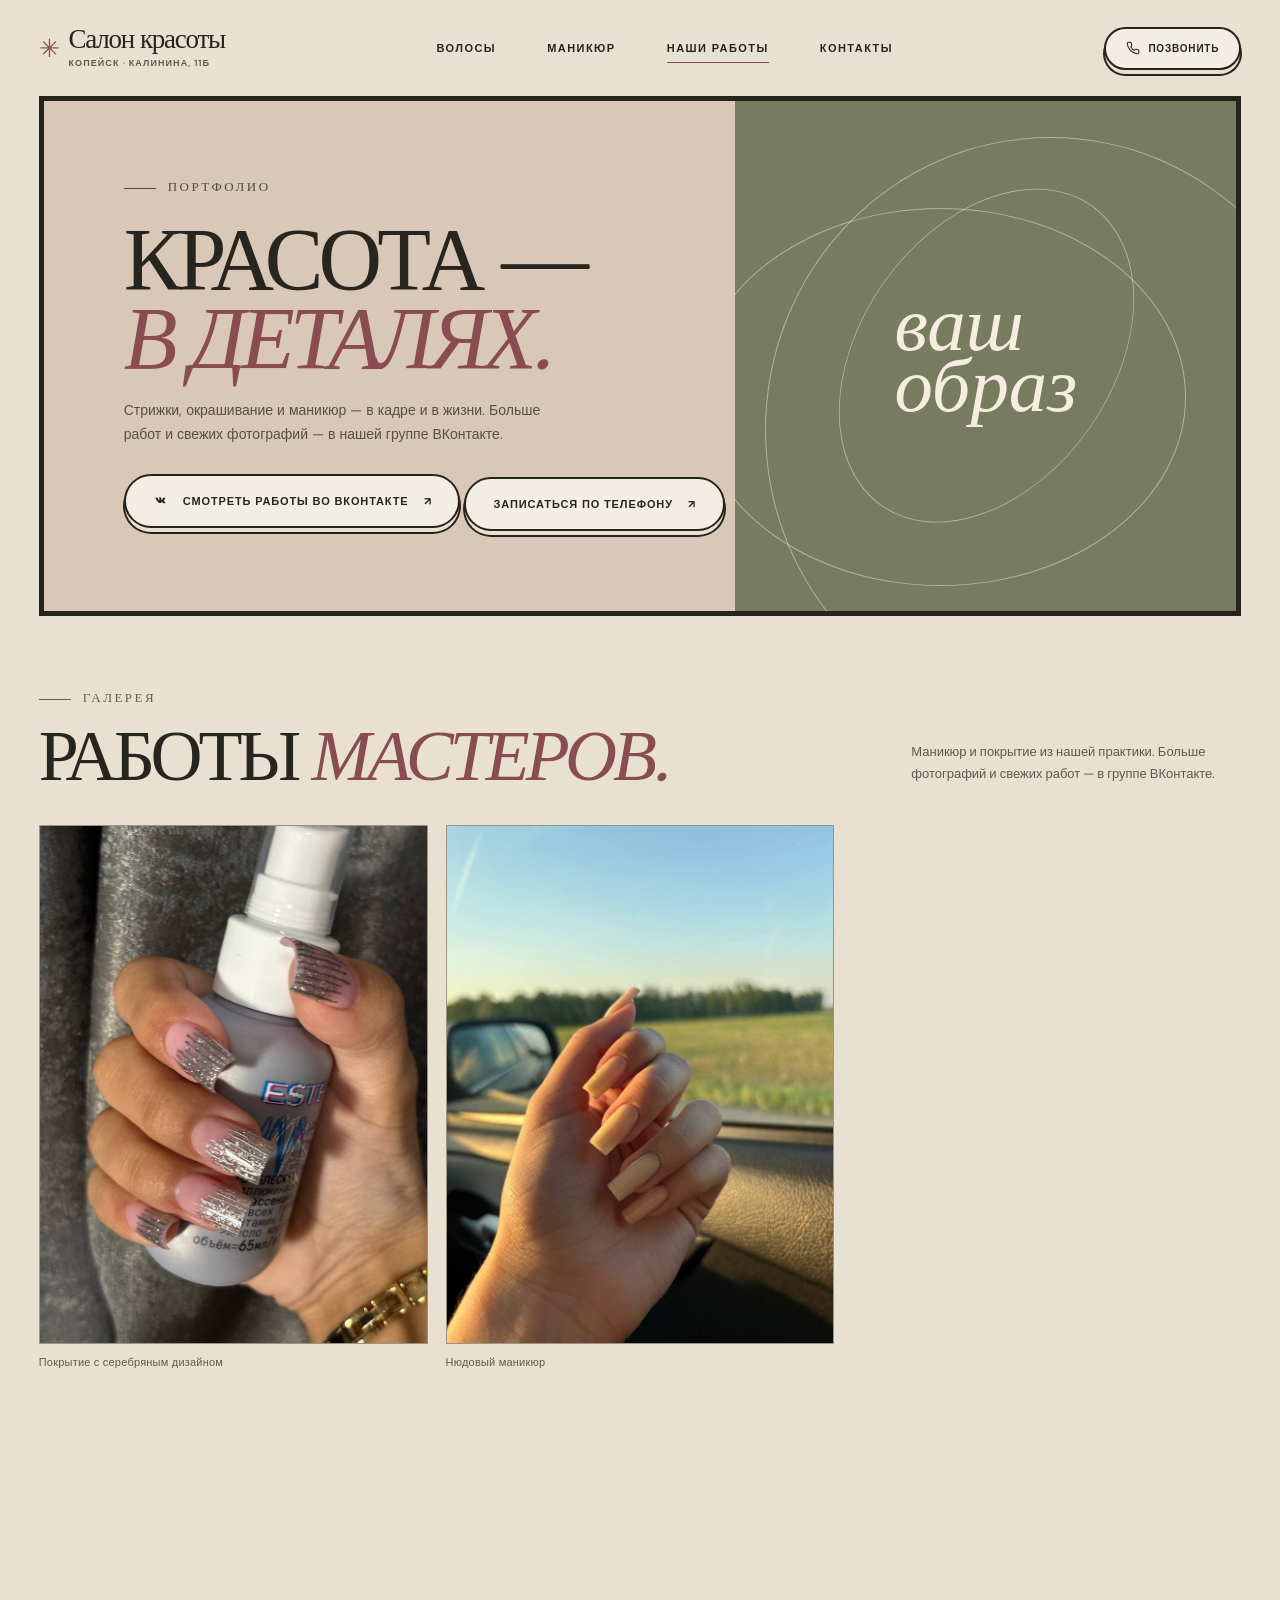
<file: works.html>
<!doctype html>
<html lang="ru">
  <head>
    <meta charset="utf-8">
    <meta name="viewport" content="width=device-width, initial-scale=1">
    <meta name="description" content="Примеры стрижек, окрашиваний и маникюра мастеров салона красоты в Копейске. Запись по телефону 8 902 618-16-42.">
    <meta name="theme-color" content="#e8e1d1">
    <meta name="format-detection" content="telephone=no">
    <link rel="canonical" href="https://romanovegor1.github.io/beauty-salon/works.html">
    <title>Наши работы — Салон красоты в Копейске</title>
    <meta property="og:type" content="website">
    <meta property="og:locale" content="ru_RU">
    <meta property="og:site_name" content="Салон красоты в Копейске">
    <meta property="og:url" content="https://romanovegor1.github.io/beauty-salon/works.html">
    <meta property="og:title" content="Наши работы — Салон красоты в Копейске">
    <meta property="og:description" content="Примеры стрижек, окрашиваний и маникюра мастеров салона красоты в Копейске. Запись по телефону.">
    <meta property="og:image" content="https://romanovegor1.github.io/beauty-salon/og-image.png">
    <meta property="og:image:width" content="1200">
    <meta property="og:image:height" content="630">
    <meta property="og:image:alt" content="Салон красоты в Копейске: логотип, адрес и телефон">
    <meta name="twitter:card" content="summary_large_image">
    <meta name="twitter:title" content="Наши работы — Салон красоты в Копейске">
    <meta name="twitter:description" content="Примеры стрижек, окрашиваний и маникюра мастеров салона красоты в Копейске. Запись по телефону.">
    <meta name="twitter:image" content="https://romanovegor1.github.io/beauty-salon/og-image.png">
    <meta name="twitter:image:alt" content="Салон красоты в Копейске: логотип, адрес и телефон">
    <link rel="icon" href="favicon.svg" type="image/svg+xml">
    <link rel="icon" href="favicon.png" sizes="64x64" type="image/png">
    <link rel="apple-touch-icon" href="apple-touch-icon.png" sizes="180x180">
    <link rel="preconnect" href="https://fonts.googleapis.com">
    <link rel="preconnect" href="https://fonts.gstatic.com" crossorigin>
    <link href="https://fonts.googleapis.com/css2?family=DM+Sans:wght@400;500;600;700&family=Goudy+Bookletter+1911&family=Sorts+Mill+Goudy:ital@0;1&display=swap" rel="stylesheet">
    <link rel="stylesheet" href="style.css">
    <script src="script.js" defer></script>
  </head>
  <body>
    <a class="skip-link" href="#main">К содержанию</a>
    <header class="site-header">
      <a class="brand" href="index.html"><span class="brand-mark" aria-hidden="true">✳︎</span><span>Салон красоты<small>Копейск · Калинина, 11Б</small></span></a>
      <button class="menu-toggle" type="button" aria-expanded="false" aria-controls="header-panel" aria-label="Открыть меню">
        <svg class="menu-icon menu-icon-open" viewBox="0 0 24 24" fill="currentColor" aria-hidden="true"><circle cx="5" cy="12" r="1.9"/><circle cx="12" cy="12" r="1.9"/><circle cx="19" cy="12" r="1.9"/></svg>
        <svg class="menu-icon menu-icon-close" viewBox="0 0 24 24" fill="none" stroke="currentColor" stroke-width="1.8" stroke-linecap="round" aria-hidden="true"><path d="M6 6l12 12M18 6L6 18"/></svg>
      </button>
      <div class="header-panel" id="header-panel">
        <nav class="main-nav" aria-label="Главная навигация">
          <a href="hair.html">Волосы</a><a href="nails.html">Маникюр</a><a class="active" href="works.html" aria-current="page">Наши работы</a><a href="index.html#contacts">Контакты</a>
        </nav>
        <p class="panel-hours">Ежедневно 10:00–19:00</p>
        <div class="header-actions">
          <a class="button button-small header-call" href="tel:+79026181642">
            <svg viewBox="0 0 24 24" fill="none" stroke="currentColor" stroke-width="1.8" stroke-linecap="round" stroke-linejoin="round" aria-hidden="true"><path d="M22 16.92v3a2 2 0 0 1-2.18 2 19.79 19.79 0 0 1-8.63-3.07 19.5 19.5 0 0 1-6-6 19.79 19.79 0 0 1-3.07-8.67A2 2 0 0 1 4.11 2h3a2 2 0 0 1 2 1.72 12.84 12.84 0 0 0 .7 2.81 2 2 0 0 1-.45 2.11L8.09 9.91a16 16 0 0 0 6 6l1.27-1.27a2 2 0 0 1 2.11-.45 12.84 12.84 0 0 0 2.81.7A2 2 0 0 1 22 16.92z"/></svg>
            Позвонить
          </a>
          <a class="button button-small header-map" href="index.html#contacts">
            <svg viewBox="0 0 24 24" fill="none" stroke="currentColor" stroke-width="1.8" stroke-linecap="round" stroke-linejoin="round" aria-hidden="true"><path d="M21 10c0 7-9 13-9 13s-9-6-9-13a9 9 0 0 1 18 0z"/><circle cx="12" cy="10" r="3"/></svg>
            Найти нас
          </a>
        </div>
      </div>
    </header>

    <main class="inner-page" id="main" tabindex="-1">
      <div class="page-hero works-hero">
        <p class="eyebrow"><span class="eyebrow-line"></span> Портфолио</p>
        <h1>Красота —<br><em>в деталях.</em></h1>
        <p>Стрижки, окрашивание и маникюр — в кадре и в жизни. Больше работ и свежих фотографий — в нашей группе ВКонтакте.</p>
        <a class="button" href="https://vk.ru/club201550318" target="_blank" rel="noopener"><svg class="vk-icon" viewBox="0 0 24 24" aria-hidden="true" focusable="false"><path d="M12.785 16.241s.288-.032.436-.194c.136-.148.132-.427.132-.427s-.02-1.304.576-1.496c.588-.19 1.341 1.26 2.14 1.818.605.422 1.064.33 1.064.33l2.137-.03s1.117-.07.587-.958c-.043-.072-.31-.662-1.596-1.872-1.346-1.266-1.166-1.06.455-3.25.987-1.33 1.382-2.145 1.258-2.493-.118-.332-.85-.244-.85-.244l-2.405.015s-.178-.025-.31.055c-.13.079-.213.26-.213.26s-.38 1.024-.887 1.895c-1.07 1.84-1.498 1.938-1.673 1.824-.407-.266-.305-1.07-.305-1.64 0-1.784.268-2.527-.522-2.72-.262-.064-.454-.106-1.123-.113-.858-.009-1.584.003-1.995.207-.273.136-.484.44-.356.457.16.02.521.098.713.36.247.337.238 1.094.238 1.094s.143 2.1-.333 2.36c-.326.18-.774-.19-1.736-1.887-.493-.863-.866-1.816-.866-1.816s-.072-.179-.2-.275c-.156-.116-.374-.153-.374-.153l-2.285.015s-.343.01-.469.16c-.112.134-.009.412-.009.412s1.79 4.246 3.817 6.386c1.858 1.96 3.968 1.831 3.968 1.831h.956Z"/></svg> Смотреть работы во ВКонтакте <span aria-hidden="true">↗︎</span></a>
        <a class="button" href="tel:+79026181642">Записаться по телефону <span aria-hidden="true">↗︎</span></a>
        <div class="page-art works-page-art" aria-hidden="true"><span>ваш<br>образ</span><i></i></div>
      </div>

      <section class="works-gallery" aria-labelledby="works-gallery-title">
        <div class="section-heading">
          <div><p class="eyebrow"><span class="eyebrow-line"></span> Галерея</p><h2 id="works-gallery-title">Работы <em>мастеров.</em></h2></div>
          <p>Маникюр и покрытие из нашей практики. Больше фотографий и свежих работ — в группе ВКонтакте.</p>
          <span class="swipe-hint" aria-hidden="true">Листайте вбок →</span>
        </div>
        <div class="works-grid">
          <figure>
            <img src="images/works-nails-1.jpg" alt="Маникюр: розовое покрытие с серебряным дизайном" width="800" height="1067" loading="lazy" decoding="async">
            <figcaption>Покрытие с серебряным дизайном</figcaption>
          </figure>
          <figure>
            <img src="images/works-nails-2.jpg" alt="Маникюр: нюдовое покрытие на длинных ногтях" width="800" height="1067" loading="lazy" decoding="async">
            <figcaption>Нюдовый маникюр</figcaption>
          </figure>
          <figure>
            <img src="images/works-nails-3.jpg" alt="Маникюр: голубое покрытие с эффектом кошачьего глаза" width="800" height="1067" loading="lazy" decoding="async">
            <figcaption>Голубое покрытие</figcaption>
          </figure>
        </div>
      </section>

      <nav class="next-service" aria-label="Другие услуги"><a href="index.html#contacts">Записаться по телефону <span aria-hidden="true">↗︎</span></a></nav>
    </main>

    <footer class="site-footer" id="contacts">
      <a class="brand footer-brand" href="index.html"><span class="brand-mark" aria-hidden="true">✳︎</span><span>Салон красоты<small>Копейск · Калинина, 11Б</small></span></a>
      <div class="footer-contact">
        <span>ЗАПИСЬ И ВОПРОСЫ</span>
        <div class="phone-line">
          <a class="footer-phone" href="tel:+79026181642">8 902 618-16-42</a>
          <button class="copy-button" type="button" data-copy="+79026181642" aria-label="Скопировать номер телефона 8 902 618-16-42">
            <svg viewBox="0 0 24 24" fill="none" stroke="currentColor" stroke-width="1.8" stroke-linecap="round" stroke-linejoin="round" aria-hidden="true"><rect x="9" y="9" width="11" height="11" rx="2"/><path d="M5 15H4a2 2 0 0 1-2-2V4a2 2 0 0 1 2-2h9a2 2 0 0 1 2 2v1"/></svg>
            <span class="copy-label" role="status" aria-live="polite">Скопировать</span>
          </button>
        </div>
      </div>
      <div class="footer-contact">
        <span>МЫ ЗДЕСЬ</span>
        <p>г. Копейск, ул. Калинина, 11Б<br>(вход со двора)</p>
        <p class="footer-hours">Ежедневно 10:00–19:00</p>
        <a class="footer-map-link" href="https://yandex.ru/maps/?ll=61.6125%2C55.0975&amp;z=17&amp;pt=61.6125%2C55.0975%2Cpm2rdm" target="_blank" rel="noopener">Найти на карте ↗︎</a>
        <a class="footer-map-link footer-vk" href="https://vk.ru/club201550318" target="_blank" rel="noopener"><svg class="vk-icon" viewBox="0 0 24 24" aria-hidden="true" focusable="false"><path d="M12.785 16.241s.288-.032.436-.194c.136-.148.132-.427.132-.427s-.02-1.304.576-1.496c.588-.19 1.341 1.26 2.14 1.818.605.422 1.064.33 1.064.33l2.137-.03s1.117-.07.587-.958c-.043-.072-.31-.662-1.596-1.872-1.346-1.266-1.166-1.06.455-3.25.987-1.33 1.382-2.145 1.258-2.493-.118-.332-.85-.244-.85-.244l-2.405.015s-.178-.025-.31.055c-.13.079-.213.26-.213.26s-.38 1.024-.887 1.895c-1.07 1.84-1.498 1.938-1.673 1.824-.407-.266-.305-1.07-.305-1.64 0-1.784.268-2.527-.522-2.72-.262-.064-.454-.106-1.123-.113-.858-.009-1.584.003-1.995.207-.273.136-.484.44-.356.457.16.02.521.098.713.36.247.337.238 1.094.238 1.094s.143 2.1-.333 2.36c-.326.18-.774-.19-1.736-1.887-.493-.863-.866-1.816-.866-1.816s-.072-.179-.2-.275c-.156-.116-.374-.153-.374-.153l-2.285.015s-.343.01-.469.16c-.112.134-.009.412-.009.412s1.79 4.246 3.817 6.386c1.858 1.96 3.968 1.831 3.968 1.831h.956Z"/></svg> ВКонтакте ↗︎</a>
      </div>
      <small class="copyright">Красота в деталях.</small>
    </footer>
  </body>
</html>
</file>
<file: style.css>
:root {
  color-scheme: light;
  --paper: #e8e1d1;
  --paper-light: #f3eee3;
  --ink: #27251f;
  --muted: #5f5a4e;
  --line: #26231d;
  --rose: #b96c70;
  --rose-dark: #884c51;
  --olive: #5e6249;
  --frame: clamp(7px, 1.15vw, 16px);
  --serif: "Goudy Bookletter 1911", "Sorts Mill Goudy", Georgia, serif;
  --body: "DM Sans", Arial, sans-serif;
}

* { box-sizing: border-box; }
html { scroll-behavior: smooth; scroll-padding-top: 110px; -webkit-text-size-adjust: 100%; }
body {
  min-width: 260px;
  margin: 0;
  color: var(--ink);
  background: var(--paper);
  font-family: var(--body);
  -webkit-font-smoothing: antialiased;
  -webkit-tap-highlight-color: transparent;
}
a { color: inherit; }
img, iframe { max-width: 100%; }
.skip-link { position: fixed; z-index: 100; top: 12px; left: 12px; padding: 14px 20px; border: 2px solid var(--line); border-radius: 999px; background: var(--paper-light); color: var(--ink); box-shadow: 0 6px 18px rgb(39 37 31 / 18%); font: 700 11px/1 var(--body); letter-spacing: .08em; text-decoration: none; text-transform: uppercase; transform: translateY(-180%); transition: transform .22s ease; }
.skip-link:focus { transform: translateY(0); }
main:focus { outline: none; }
main:focus-visible { outline: 3px solid var(--rose-dark); outline-offset: 4px; border-radius: 4px; }

.site-header, main, .site-footer { width: min(1320px, calc(100% - 2 * var(--frame) - 48px)); margin-inline: auto; }
.site-header { position: sticky; top: 0; z-index: 60; min-height: 96px; display: flex; align-items: center; justify-content: space-between; gap: 24px; }
.site-header::before { position: absolute; z-index: -1; inset: 0 -16px; border: 1px solid rgb(39 37 31 / 0%); border-radius: 0 0 22px 22px; background: rgb(232 225 209 / 0%); box-shadow: 0 10px 30px rgb(39 37 31 / 0%); -webkit-backdrop-filter: blur(0); backdrop-filter: blur(0); content: ""; pointer-events: none; transition: background .35s ease, border-color .35s ease, box-shadow .35s ease, backdrop-filter .35s ease; }
.site-header.is-scrolled::before { border-color: rgb(39 37 31 / 14%); background: rgb(232 225 209 / 92%); box-shadow: 0 10px 30px rgb(39 37 31 / 9%); -webkit-backdrop-filter: blur(14px); backdrop-filter: blur(14px); }
.site-header .brand { transform-origin: left center; transition: transform .35s ease; }
.site-header.is-scrolled .brand { transform: scale(.95); }
.scroll-progress { position: absolute; z-index: 2; right: -16px; bottom: 0; left: -16px; height: 2px; border-radius: 2px; transform: scaleX(0); transform-origin: left center; background: var(--rose-dark); opacity: 0; pointer-events: none; transition: opacity .3s ease; }
.site-header.is-scrolled .scroll-progress { opacity: 1; }
.brand { display: inline-flex; align-items: center; gap: 10px; color: var(--ink); text-decoration: none; font: 400 27px/0.95 var(--serif); letter-spacing: -.045em; white-space: nowrap; }
.brand-mark { font: 25px/1 var(--body); color: var(--rose-dark); }
.brand small { display: block; margin-top: 7px; color: var(--muted); font: 600 9px/1.1 var(--body); letter-spacing: .12em; text-transform: uppercase; }
.main-nav { display: flex; align-items: center; gap: clamp(18px, 4vw, 54px); }
.main-nav a { position: relative; padding: 8px 0; color: var(--ink); font-size: 11px; font-weight: 700; letter-spacing: .13em; text-decoration: none; text-transform: uppercase; }
.main-nav a::after { position: absolute; right: 100%; bottom: 0; left: 0; height: 1px; background: var(--rose-dark); content: ""; transition: right .25s ease; }
.main-nav a:hover::after, .main-nav a.active::after { right: 0; }
.button { display: inline-flex; align-items: center; justify-content: center; gap: 15px; min-height: 54px; padding: 0 27px; border: 2px solid var(--line); border-radius: 999px; color: var(--ink); background: var(--paper-light); box-shadow: 0 5px 0 -1px var(--paper), 0 5px 0 1px var(--line); font-size: 11px; font-weight: 700; letter-spacing: .08em; text-decoration: none; text-transform: uppercase; transition: transform .22s ease, box-shadow .22s ease, background .22s ease; }
.button:hover { transform: translateY(3px); box-shadow: 0 2px 0 -1px var(--paper), 0 2px 0 1px var(--line); background: #fffaf0; }
.button:focus-visible, a:focus-visible, button:focus-visible { outline: 3px solid var(--rose); outline-offset: 5px; }
.service-cards:focus-visible, .review-grid:focus-visible, .works-grid:focus-visible { outline: 3px solid var(--rose); outline-offset: 4px; }
.button-small { min-height: 43px; padding-inline: 20px; font-size: 10px; }
.header-call { flex: 0 0 auto; gap: 8px; }
.header-call svg, .header-map svg { width: 14px; height: 14px; }
.header-panel { display: contents; }
.panel-hours { display: none; }
.header-actions { display: flex; align-items: center; gap: 10px; flex: 0 0 auto; }
.header-map { display: none; }
.menu-toggle { display: none; }
.menu-icon { width: 22px; height: 22px; }
.menu-icon-close { display: none; }

.hero { position: relative; display: grid; grid-template-columns: 1fr 1fr; min-height: min(650px, calc(100svh - 135px)); overflow: hidden; border: 5px solid var(--line); border-radius: 27px; background: #d6cfbd; isolation: isolate; }
.hero-copy { position: relative; z-index: 2; display: flex; flex-direction: column; align-items: flex-start; justify-content: center; padding: clamp(38px, 7vw, 100px); }
.hero .eyebrow { color: #4c503d; }
.eyebrow { display: flex; align-items: center; gap: 12px; margin: 0 0 24px; color: var(--olive); font: 400 13px/1.2 "Sorts Mill Goudy", Georgia, serif; letter-spacing: .19em; text-transform: uppercase; }
.eyebrow-line { display: inline-block; width: 32px; height: 1px; background: currentColor; }
h1, h2 { margin: 0; font: 400 clamp(48px, 7vw, 92px)/.9 var(--serif); letter-spacing: -.055em; text-transform: uppercase; }
h1 em, h2 em, .intro-strip em { color: var(--rose-dark); font-weight: 400; }
.hero-description { max-width: 370px; margin: 24px 0 29px; color: #565145; font-size: 15px; line-height: 1.7; }
.hero-actions { display: flex; align-items: center; flex-wrap: wrap; gap: 24px; }
.text-link { color: var(--ink); font-size: 10px; font-weight: 700; letter-spacing: .11em; text-decoration: none; text-transform: uppercase; }
.text-link span { margin-left: 7px; color: var(--rose-dark); }
.hero-index { position: absolute; bottom: 28px; left: clamp(38px, 7vw, 100px); display: flex; align-items: center; gap: 10px; font-size: 9px; font-weight: 700; letter-spacing: .15em; }
.hero-index i { width: 44px; height: 1px; background: var(--line); }
.hero-illustration { position: relative; min-height: 460px; overflow: hidden; background: var(--rose); }
.hero-illustration::before { position: absolute; top: -22%; right: -18%; width: 105%; aspect-ratio: 1; border: 1px solid rgb(255 246 229 / 55%); border-radius: 50%; content: ""; }
.hero-illustration::after { position: absolute; right: -13%; bottom: -42%; width: 110%; aspect-ratio: 1; border: 1px solid rgb(39 37 31 / 36%); border-radius: 50%; content: ""; }
.orbit { position: absolute; z-index: 1; border: 1px solid rgb(255 246 229 / 43%); border-radius: 50%; }
.orbit-one { inset: 12% 9% 10% 13%; transform: rotate(-24deg); }
.orbit-two { inset: 18% 20% 16% 4%; transform: rotate(28deg); }
.portrait-shape { position: absolute; z-index: 2; inset: 8% 15% 0 18%; overflow: hidden; border: 1px solid rgb(39 37 31 / 40%); border-radius: 48% 48% 8% 8%; background: #b5a787; transform: rotate(-5deg); }
.portrait-face { position: absolute; top: 17%; left: 26%; width: 50%; height: 65%; border-radius: 48% 48% 43% 43%; background: #dfb9a1; transform: rotate(7deg); }
.portrait-hair { position: absolute; z-index: 1; top: 11%; left: 18%; width: 64%; height: 76%; border-radius: 48% 52% 43% 43%; background: #3d3029; transform: rotate(8deg); }
.portrait-hair::after { position: absolute; top: 16%; left: 36%; width: 60%; height: 78%; border-radius: 48%; background: #dfb9a1; content: ""; }
.portrait-earring { position: absolute; z-index: 3; top: 61%; left: 69%; width: 18px; height: 28px; border: 2px solid #e4c66f; border-radius: 50%; }
.art-caption, .art-stamp { position: absolute; z-index: 3; color: #fff5e8; font: italic 25px/.92 var(--serif); }
.art-caption { right: 7%; bottom: 12%; }
.art-stamp { top: 8%; right: 7%; font: 700 9px/1.4 var(--body); letter-spacing: .17em; text-align: right; }
.art-stamp { color: #17130f; }

.intro-strip { display: flex; align-items: center; justify-content: space-between; gap: 30px; padding: 63px 4vw 69px; border-bottom: 1px solid rgb(39 37 31 / 27%); }
.intro-strip p { margin: 0; font: 400 clamp(24px, 3.6vw, 44px)/1 var(--serif); letter-spacing: -.04em; text-transform: uppercase; }
.intro-strip > span { color: var(--muted); font-size: 12px; letter-spacing: .04em; }
.services-section { padding: 86px 0 100px; }
.section-heading { display: flex; align-items: flex-end; justify-content: space-between; gap: 40px; margin-bottom: 36px; }
.section-heading .eyebrow { margin-bottom: 17px; }
.section-heading h2 { font-size: clamp(42px, 6vw, 72px); }
.section-heading > p { max-width: 330px; margin: 0 0 4px; color: var(--muted); font-size: 13px; line-height: 1.7; }
.swipe-hint { display: none; }
.service-cards { display: grid; grid-template-columns: repeat(2, 1fr); gap: 22px; }
.service-card { position: relative; display: flex; min-height: 410px; flex-direction: column; justify-content: space-between; overflow: hidden; padding: 24px; border: 1px solid rgb(39 37 31 / 50%); border-radius: 5px; text-decoration: none; transition: transform .25s ease; }
.service-card:hover { transform: translateY(-5px); }
.hair-card { background: #d5cdb9; }
.nails-card { background: #d9b8ad; }
.card-number { z-index: 1; align-self: flex-start; padding: 6px 11px; border-radius: 999px; background: rgb(243 238 227 / 90%); font-size: 9px; font-weight: 700; letter-spacing: .17em; }
.card-art { position: absolute; inset: 0; display: grid; place-items: center; overflow: hidden; }
.card-art img { position: absolute; inset: 0; width: 100%; height: 100%; object-fit: cover; transition: transform .5s ease; }
.service-card:hover .card-art img { transform: scale(1.04); }
.hair-art i { position: absolute; width: 41%; height: 91%; border: 1px solid rgb(39 37 31 / 62%); border-radius: 50% 50% 45% 45%; transform: rotate(var(--turn, -12deg)); }
.hair-art i:nth-child(1) { --turn: -25deg; background: rgb(120 74 62 / 30%); }
.hair-art i:nth-child(2) { --turn: 5deg; width: 34%; }
.hair-art i:nth-child(3) { --turn: 27deg; background: rgb(119 123 96 / 30%); }
.nails-art i { position: absolute; width: 16%; height: 58%; border: 1px solid rgb(39 37 31 / 57%); border-radius: 999px; background: #eee1d0; transform: rotate(var(--turn, -26deg)) translateY(-5%); }
.nails-art i:nth-child(1) { --turn: -36deg; margin-left: -27%; height: 46%; }
.nails-art i:nth-child(2) { --turn: -8deg; }
.nails-art i:nth-child(3) { --turn: 18deg; margin-left: 27%; height: 49%; }
.card-bottom { position: relative; z-index: 1; display: flex; align-items: flex-end; justify-content: space-between; padding: 18px; background: rgb(243 238 227 / 94%); }
.card-bottom strong { display: block; font: 400 28px/1 var(--serif); letter-spacing: -.04em; }
.card-bottom small { display: block; margin-top: 7px; color: var(--muted); font-size: 10px; letter-spacing: .08em; text-transform: uppercase; }
.card-bottom b { font-size: 23px; font-weight: 400; }
.vk-icon { width: 15px; height: 15px; flex: 0 0 auto; fill: currentColor; }
.vk-link, .footer-vk { display: inline-flex; align-items: center; gap: 7px; }

.reviews-section { padding: 86px 0 100px; }
.review-grid { display: grid; grid-template-columns: repeat(3, 1fr); gap: 18px; }
.review-card { display: flex; flex-direction: column; gap: 18px; padding: 26px; border: 1px solid rgb(39 37 31 / 32%); border-radius: 5px; background: var(--paper-light); }
.review-stars { margin: 0; color: var(--rose-dark); font-size: 15px; letter-spacing: .22em; }
.review-card blockquote { margin: 0; }
.review-card blockquote p { margin: 0; font: italic 400 19px/1.5 var(--serif); letter-spacing: -.01em; }
.review-author { display: flex; align-items: center; gap: 12px; margin-top: auto; }
.review-avatar { display: grid; width: 42px; height: 42px; flex: 0 0 auto; place-items: center; border-radius: 50%; color: var(--paper-light); background: var(--olive); font-size: 12px; font-weight: 700; letter-spacing: .04em; }
.review-author strong { display: block; font-size: 12px; }
.review-author small { display: block; margin-top: 3px; color: var(--muted); font-size: 9px; letter-spacing: .06em; text-transform: uppercase; }
.review-links { display: flex; align-items: center; flex-wrap: wrap; gap: 14px 22px; margin-top: 26px; }
.review-links .contact-route { margin-top: 0; }
.visit-banner { position: relative; overflow: hidden; padding: 70px clamp(28px, 8vw, 100px); color: var(--paper-light); background: var(--ink); }
.visit-banner::after { position: absolute; top: -94%; right: 2%; width: 47%; aspect-ratio: 1; border: 1px solid rgb(243 238 227 / 20%); border-radius: 50%; content: ""; }
.visit-banner .eyebrow { color: #d5c694; }
.visit-banner h2 { position: relative; z-index: 1; margin-bottom: 34px; }
.visit-banner h2 em { color: #d8a3a0; }
.visit-flower { position: absolute; z-index: 0; right: clamp(8px, 5vw, 64px); bottom: -38px; width: clamp(150px, 19vw, 230px); color: #d5c694; pointer-events: none; }
.visit-banner .eyebrow, .visit-banner .button { position: relative; z-index: 1; }
.button-light { position: relative; z-index: 1; color: var(--ink); }

.contact-section { display: grid; grid-template-columns: 1fr 1.05fr; align-items: stretch; gap: clamp(30px, 5vw, 70px); padding: 80px 0 90px; }
.contact-copy { display: flex; flex-direction: column; align-items: flex-start; justify-content: center; }
.contact-copy h2 { margin-bottom: 18px; font-size: clamp(42px, 5.5vw, 70px); }
.contact-note { max-width: 380px; margin: 0 0 28px; color: var(--muted); font-size: 13px; line-height: 1.7; }
.contact-item { width: 100%; padding: 17px 0; border-top: 1px solid rgb(39 37 31 / 24%); }
.contact-item:last-of-type { margin-bottom: 28px; border-bottom: 1px solid rgb(39 37 31 / 24%); }
.contact-label { display: block; margin-bottom: 8px; color: var(--muted); font-size: 9px; font-weight: 700; letter-spacing: .14em; text-transform: uppercase; }
.contact-item p { margin: 0; font-size: 14px; line-height: 1.6; }
.contact-phone { font: 400 clamp(26px, 3vw, 34px)/1 var(--serif); letter-spacing: -.02em; text-decoration: none; }
.contact-route { display: inline-block; margin-top: 10px; color: var(--rose-dark); font-size: 9px; font-weight: 700; letter-spacing: .08em; text-decoration: none; text-transform: uppercase; border-bottom: 1px solid currentColor; padding-bottom: 2px; }
.phone-line { display: flex; align-items: center; flex-wrap: wrap; gap: 10px; }
.copy-button { display: inline-flex; align-items: center; gap: 7px; min-height: 34px; padding: 0 12px; border: 1px solid rgb(39 37 31 / 45%); border-radius: 999px; color: var(--ink); background: transparent; font: 700 9px/1 var(--body); letter-spacing: .09em; text-transform: uppercase; cursor: pointer; transition: background .2s ease, color .2s ease, border-color .2s ease; }
.copy-button svg { width: 14px; height: 14px; flex: 0 0 auto; }
.copy-button:hover { background: var(--paper-light); }
.copy-button.is-copied { color: var(--paper-light); background: var(--ink); border-color: var(--ink); }
.contact-map { position: relative; min-height: 460px; overflow: hidden; border: 1px solid rgb(39 37 31 / 45%); background: #d6cfbd; }
.contact-map iframe { position: absolute; inset: 0; display: block; width: 100%; height: 100%; min-height: 460px; border: 0; }
.map-overlay { display: none; }
.map-link { position: absolute; right: 14px; bottom: 14px; display: inline-flex; align-items: center; justify-content: center; gap: 8px; min-height: 44px; padding: 0 18px; border: 2px solid var(--line); border-radius: 999px; color: var(--paper-light); background: var(--ink); box-shadow: 0 3px 0 rgb(39 37 31 / 25%); font-size: 9px; font-weight: 700; letter-spacing: .08em; text-decoration: none; text-transform: uppercase; }
.map-link:hover { background: #3a372e; }

.site-footer { display: grid; grid-template-columns: 1.3fr 1.1fr 1fr auto; align-items: start; gap: 25px; padding-block: 44px; }
.footer-brand { font-size: 21px; }
.footer-contact span { display: block; margin-bottom: 9px; color: var(--muted); font-size: 8px; font-weight: 700; letter-spacing: .14em; }
.footer-contact a, .footer-contact p { margin: 0; font-size: 12px; font-weight: 600; line-height: 1.6; text-decoration: none; }
.footer-phone { font-size: 13px; }
.footer-map-link { display: inline-block; margin-top: 8px; padding-bottom: 2px; color: var(--rose-dark); font-size: 9px; font-weight: 700; letter-spacing: .08em; text-transform: uppercase; border-bottom: 1px solid currentColor; }
.footer-contact .footer-hours { margin-top: 6px; color: var(--muted); font-weight: 500; }
.copyright { align-self: center; justify-self: end; color: var(--muted); font-size: 9px; }

.inner-page { padding-bottom: 65px; }
.page-hero { position: relative; min-height: 430px; overflow: hidden; padding: clamp(36px, 7vw, 80px); border: 5px solid var(--line); background: #d6cfbd; isolation: isolate; }
.page-hero > :not(.page-art) { position: relative; z-index: 2; }
.page-hero h1 { max-width: 650px; font-size: clamp(52px, 7vw, 88px); }
.page-hero > p:not(.eyebrow) { max-width: 430px; margin: 20px 0 27px; color: #565145; font-size: 14px; line-height: 1.7; }
.page-hero .eyebrow { color: #4c503d; }
.page-art { position: absolute; z-index: 1; top: 0; right: 0; width: 42%; height: 100%; overflow: hidden; background: var(--rose); }
.page-art::before, .page-art::after { position: absolute; border: 1px solid rgb(243 238 227 / 48%); border-radius: 50%; content: ""; }
.page-art::before { inset: 7% -20% -22% 6%; }
.page-art::after { inset: 21% 10% 5% -8%; }
.hair-page-art span { position: absolute; top: 14%; left: 34%; width: 42%; height: 82%; border: 1px solid rgb(39 37 31 / 60%); border-radius: 49% 51% 5% 5%; background: #805148; }
.hair-page-art i { position: absolute; top: 8%; left: 28%; width: 47%; height: 90%; border: 1px solid rgb(39 37 31 / 50%); border-radius: 48%; transform: rotate(18deg); }
.nails-page-art { background: #a58e6e; }
.nails-page-art span { position: absolute; top: 20%; left: 31%; width: 28%; height: 60%; border: 1px solid rgb(39 37 31 / 55%); border-radius: 55% 45% 48% 52%; background: #ecd8c4; transform: rotate(25deg); }
.nails-page-art i, .nails-page-art b { position: absolute; top: 39%; left: 57%; width: 24%; height: 34%; border: 1px solid rgb(39 37 31 / 55%); border-radius: 50%; background: #d5a4a0; transform: rotate(42deg); }
.nails-page-art b { top: 17%; left: 63%; width: 13%; height: 13%; background: transparent; }
.works-hero { background: #d9c7b7; }
.works-page-art { display: grid; place-items: center; background: #777b60; }
.works-page-art span { z-index: 1; color: #f5eddf; font: italic clamp(38px, 6vw, 78px)/.8 var(--serif); }
.works-page-art i { position: absolute; inset: 14%; border: 1px solid rgb(243 238 227 / 50%); border-radius: 50%; transform: rotate(35deg) scaleX(.7); }
.price-section { padding: 76px 0 0; }
.price-section .section-heading { align-items: flex-end; }
.price-list { padding: 0; margin: 0 0 32px; list-style: none; border-top: 1px solid rgb(39 37 31 / 55%); }
.price-list li { display: flex; justify-content: space-between; gap: 20px; padding: 18px 4px; border-bottom: 1px solid rgb(39 37 31 / 24%); font-size: 14px; }
.price-list strong { flex: 0 0 auto; color: var(--rose-dark); font-size: 13px; }
.next-service { display: flex; justify-content: flex-end; padding-top: 56px; }
.next-service a { font: 400 25px/1 var(--serif); text-decoration: none; }
.next-service span { margin-inline: 8px; color: var(--rose-dark); }
.works-gallery { padding: 76px 0 0; }
.works-grid { display: grid; grid-template-columns: repeat(3, 1fr); gap: 18px; }
.works-grid figure { margin: 0; }
.works-grid img { display: block; width: 100%; height: auto; aspect-ratio: 3 / 4; object-fit: cover; border: 1px solid rgb(39 37 31 / 35%); background: #d6cfbd; }
.works-grid figcaption { margin-top: 11px; color: var(--muted); font-size: 11px; letter-spacing: .02em; }

@media (min-width: 1600px) {
  html { scroll-padding-top: 124px; }
  .site-header, main, .site-footer { width: min(1560px, calc(100% - 2 * var(--frame) - 64px)); }
  .site-header { min-height: 108px; }
  .brand { font-size: 29px; }
  .brand-mark { font-size: 27px; }
  .brand small { font-size: 10px; }
  .main-nav a { font-size: 12px; }
  .button { font-size: 12px; }
  .button-small { font-size: 11px; }
  h1, h2 { font-size: clamp(72px, 5.4vw, 108px); }
  .hero { min-height: min(760px, calc(100svh - 150px)); }
  .hero-copy { padding: clamp(52px, 6vw, 96px); }
  .hero-illustration { min-height: 560px; }
  .hero-description { max-width: 420px; font-size: 16px; }
  .intro-strip { padding: 72px 5vw 80px; }
  .intro-strip p { font-size: clamp(30px, 2.6vw, 50px); }
  .services-section { padding: 100px 0 116px; }
  .section-heading h2 { font-size: clamp(52px, 4.2vw, 78px); }
  .section-heading > p { max-width: 360px; font-size: 14px; }
  .service-card { min-height: 470px; padding: 28px; }
  .visit-banner { padding: 88px clamp(40px, 7vw, 120px); }
  .visit-banner h2 { margin-bottom: 40px; }
  .contact-section { gap: clamp(40px, 4vw, 84px); padding: 100px 0 116px; }
  .contact-copy h2 { font-size: clamp(50px, 4.2vw, 76px); }
  .contact-map, .contact-map iframe { min-height: 520px; }
  .page-hero h1 { font-size: clamp(72px, 5.2vw, 104px); }
  .reviews-section { padding: 100px 0 116px; }
  .works-gallery { padding-top: 96px; }
  .price-list li { padding-block: 20px; font-size: 15px; }
  .price-list strong { font-size: 14px; }
  .site-footer { padding-block: 56px; }
}

@media (min-width: 2200px) {
  html { scroll-padding-top: 140px; }
  .site-header, main, .site-footer { width: min(1880px, calc(100% - 2 * var(--frame) - 80px)); }
  .site-header { min-height: 120px; }
  h1, h2 { font-size: clamp(88px, 5.4vw, 132px); }
  .section-heading h2 { font-size: clamp(64px, 4.4vw, 96px); }
  .contact-copy h2 { font-size: clamp(62px, 4.4vw, 94px); }
  .page-hero h1 { font-size: clamp(88px, 5.4vw, 126px); }
  .hero { min-height: min(900px, calc(100svh - 170px)); }
  .hero-illustration { min-height: 640px; }
  .service-card { min-height: 540px; }
  .contact-map, .contact-map iframe { min-height: 580px; }
}

@media (min-width: 3000px) {
  .site-header, main, .site-footer { width: min(2160px, calc(100% - 2 * var(--frame) - 96px)); }
  h1, h2 { font-size: clamp(110px, 5.2vw, 156px); }
  .hero { min-height: min(1000px, calc(100svh - 190px)); }
}

@media (max-width: 1000px) {
  .hero-index { position: static; margin-top: 24px; }
}

@media (min-width: 801px) and (max-width: 900px) {
  .brand { font-size: 22px; }
  .main-nav { gap: 18px; }
}

@media (max-width: 800px) {
  html { scroll-padding-top: 86px; }
  .site-header, main, .site-footer { width: calc(100% - 2 * var(--frame) - 28px); }
  .site-header { z-index: 60; min-height: 72px; gap: 13px; padding-block: 10px; }
  .brand { font-size: 20px; }
  .brand small { font-size: 7px; }

  .menu-toggle { display: grid; flex: 0 0 auto; width: 46px; height: 46px; padding: 0; place-items: center; border: 2px solid var(--line); border-radius: 50%; color: var(--ink); background: var(--paper-light); cursor: pointer; }
  .site-header.is-open .menu-icon-open { display: none; }
  .site-header.is-open .menu-icon-close { display: block; }
  .header-panel { position: absolute; z-index: 50; top: calc(100% + 6px); right: 0; left: 0; display: flex; flex-direction: column; gap: 14px; max-height: calc(100svh - 86px); overflow-y: auto; overscroll-behavior: contain; padding: 12px 14px; border: 2px solid var(--line); border-radius: 20px; background: var(--paper-light); box-shadow: 0 18px 40px rgb(39 37 31 / 22%); opacity: 0; visibility: hidden; transform: translateY(-10px) scale(.985); transform-origin: top center; transition: opacity .24s ease, transform .24s ease, visibility 0s linear .24s; }
  .site-header.is-open .header-panel { opacity: 1; visibility: visible; transform: none; transition: opacity .24s ease, transform .24s ease, visibility 0s; }
  .panel-hours { display: block; margin: 0; padding: 11px 6px 0; border-top: 1px solid rgb(39 37 31 / 18%); color: var(--muted); font-size: 10px; font-weight: 700; letter-spacing: .08em; text-transform: uppercase; }
  .header-panel .main-nav a, .header-panel .header-actions, .header-panel .panel-hours { opacity: 0; transform: translateY(-8px); transition: opacity .22s ease, transform .22s ease; }
  .site-header.is-open .header-panel .main-nav a, .site-header.is-open .header-panel .header-actions, .site-header.is-open .header-panel .panel-hours { opacity: 1; transform: none; }
  .site-header.is-open .header-panel .main-nav a:nth-child(1) { transition-delay: .03s; }
  .site-header.is-open .header-panel .main-nav a:nth-child(2) { transition-delay: .07s; }
  .site-header.is-open .header-panel .main-nav a:nth-child(3) { transition-delay: .11s; }
  .site-header.is-open .header-panel .main-nav a:nth-child(4) { transition-delay: .15s; }
  .site-header.is-open .header-panel .panel-hours { transition-delay: .17s; }
  .site-header.is-open .header-panel .header-actions { transition-delay: .21s; }
  .main-nav { flex-direction: column; align-items: stretch; gap: 0; }
  .main-nav a { display: flex; align-items: center; min-height: 44px; padding: 0 6px; border-bottom: 1px solid rgb(39 37 31 / 14%); font-size: 11px; letter-spacing: .09em; }
  .main-nav a:last-child { border-bottom: 0; }
  .main-nav a::after { display: none; }
  .main-nav a.active { color: var(--rose-dark); }
  .header-actions { display: grid; grid-template-columns: 1fr 1fr; gap: 8px; }
  .header-map { display: inline-flex; }
  .header-actions .button { width: 100%; min-height: 46px; font-size: 9px; }

  .button-small { min-height: 38px; padding-inline: 13px; font-size: 8px; }
  .hero { min-height: 500px; }
  .hero-copy { padding: 38px; }
  .hero-illustration { min-height: 420px; }
  .site-footer { grid-template-columns: 1fr 1fr; }
  .footer-brand { grid-column: 1 / -1; }
  .copyright { grid-column: 1 / -1; justify-self: start; }
  .contact-section { grid-template-columns: 1fr; gap: 36px; padding: 60px 0 70px; }
  .contact-copy h2 { font-size: clamp(42px, 7vw, 60px); }
  .contact-map, .contact-map iframe { min-height: 380px; }

  .reviews-section { padding: 60px 0 70px; }
  .review-grid { grid-template-columns: 1fr; }
  .works-grid { grid-template-columns: repeat(2, 1fr); }
}

@media (max-width: 580px) {
  html { scroll-padding-top: 78px; }
  .site-header, main, .site-footer { width: calc(100% - 2 * var(--frame) - 24px); }
  .site-header { min-height: 64px; flex-wrap: nowrap; row-gap: 0; padding-block: 8px; }
  .brand { font-size: 18px; }
  .brand small { font-size: 7px; }
  .menu-toggle { width: 44px; height: 44px; }
  .header-panel { padding: 10px 12px; border-radius: 18px; }
  .main-nav a { min-height: 46px; font-size: 11px; }
  .header-actions .button { min-height: 48px; gap: 7px; padding-inline: 8px; font-size: 10px; }
  .header-actions .button svg { width: 14px; height: 14px; }

  .hero { grid-template-columns: 1fr; min-height: 0; border-width: 4px; border-radius: 20px; }
  .hero-copy { min-height: 0; padding: 26px 20px 20px; }
  .hero h1 { font-size: clamp(38px, 11.5vw, 50px); }
  .eyebrow { margin-bottom: 14px; font-size: 9.5px; letter-spacing: .13em; }
  .hero-description { max-width: 100%; margin: 14px 0 18px; font-size: 13px; line-height: 1.6; }
  .hero-actions { align-items: stretch; flex-direction: column; gap: 10px; }
  .hero-actions .button { width: 100%; }
  .hero-actions .text-link { padding: 8px; text-align: center; }
  .hero-index { position: static; margin-top: 14px; }
  .hero-illustration { min-height: 168px; }
  .portrait-shape { inset: 4% 29% -16% 29%; }
  .art-caption { top: auto; right: auto; bottom: 10%; left: 7%; font-size: 16px; }
  .art-stamp { font-size: 7px; }

  .intro-strip { align-items: flex-start; flex-direction: column; gap: 8px; padding: 26px 2px; }
  .intro-strip p { font-size: clamp(24px, 7.6vw, 30px); }
  .intro-strip > span { font-size: 10.5px; }
  .services-section { padding: 38px 0 40px; }
  .section-heading { align-items: flex-start; flex-direction: column; gap: 10px; margin-bottom: 18px; }
  .section-heading h2 { font-size: clamp(34px, 10vw, 42px); }
  .section-heading > p { max-width: 100%; font-size: 12px; line-height: 1.6; }
  .swipe-hint { display: inline-flex; align-items: center; gap: 6px; color: var(--rose-dark); font-size: 9px; font-weight: 700; letter-spacing: .12em; text-transform: uppercase; }
  .service-cards { grid-template-columns: none; gap: 12px; }
  .service-card { min-height: 270px; padding: 18px; }
  .card-bottom { padding: 14px; }
  .card-bottom strong { font-size: 23px; }
  .card-bottom small { font-size: 9px; }
  .visit-banner { padding: 38px 20px; }
  .visit-banner h2 { margin-bottom: 24px; font-size: clamp(36px, 11vw, 48px); }
  .visit-banner .button { width: 100%; }

  .contact-section { gap: 24px; padding: 38px 0 42px; }
  .contact-copy h2 { margin-bottom: 14px; font-size: clamp(32px, 10vw, 42px); }
  .contact-note { margin-bottom: 16px; font-size: 12.5px; }
  .contact-item { padding: 12px 0; }
  .contact-item:last-of-type { margin-bottom: 18px; }
  .contact-phone { font-size: clamp(22px, 6.8vw, 27px); }
  .contact-route { display: inline-flex; align-items: center; min-height: 44px; margin-top: 2px; }
  .copy-button { min-height: 44px; gap: 6px; padding: 0 12px; font-size: 8px; }
  .copy-button svg { width: 13px; height: 13px; }
  .contact-copy > .button { width: 100%; }
  .contact-map { display: none; }

  .site-footer { grid-template-columns: 1fr; gap: 0; padding-block: 28px calc(22px + env(safe-area-inset-bottom)); }
  .footer-brand { grid-column: auto; margin-bottom: 18px; font-size: 21px; }
  .footer-contact { padding: 12px 0; border-top: 1px solid rgb(39 37 31 / 18%); }
  .footer-contact span { margin-bottom: 6px; }
  .footer-contact a, .footer-contact p { font-size: 13px; }
  .footer-phone { font-size: 16px; }
  .footer-map-link { display: inline-flex; align-items: center; min-height: 40px; margin-top: 4px; font-size: 9px; }
  .copyright { grid-column: auto; width: 100%; margin-top: 12px; padding-top: 14px; border-top: 1px solid rgb(39 37 31 / 18%); }

  .inner-page { padding-bottom: 42px; }
  .page-hero { min-height: 0; padding: 26px 20px 180px; border-width: 4px; }
  .page-hero h1 { font-size: clamp(32px, 11vw, 48px); }
  .page-hero > p:not(.eyebrow) { margin: 14px 0 18px; font-size: 13px; }
  .page-hero .button { width: 100%; }
  .page-art { top: auto; bottom: 0; width: 100%; height: 168px; }
  .hair-page-art span { left: 36%; }
  .nails-page-art span { left: 36%; }
  .price-section { padding-top: 40px; }
  .price-section .section-heading { gap: 10px; }
  .price-list { margin-bottom: 22px; }
  .price-list li { align-items: baseline; gap: 14px; padding: 12px 2px; font-size: 13px; line-height: 1.45; }
  .price-list strong { font-size: 12px; white-space: nowrap; }
  .price-section > .button { width: 100%; max-width: 100%; padding-inline: 14px; font-size: 9px; }
  .next-service { justify-content: flex-start; padding-top: 30px; }
  .next-service a { font-size: 20px; }
  .reviews-section { padding: 38px 0 44px; }
  .review-grid { gap: 12px; }
  .review-card { padding: 20px; }
  .review-card blockquote p { font-size: 16.5px; }
  .review-links { margin-top: 18px; }
  .review-links .button { width: 100%; }
  .review-links .contact-route { min-height: 44px; }
  .works-gallery { padding-top: 36px; }
  .works-grid { gap: 12px; }

  .service-cards,
  .review-grid,
  .works-grid { display: flex; flex-wrap: nowrap; align-items: stretch; margin-inline: -6px; padding: 2px 6px 8px; overflow-x: auto; overscroll-behavior-x: contain; scroll-snap-type: x mandatory; scroll-padding-inline: 6px; -webkit-overflow-scrolling: touch; scrollbar-width: none; }
  .service-cards::-webkit-scrollbar,
  .review-grid::-webkit-scrollbar,
  .works-grid::-webkit-scrollbar { display: none; }
  .service-cards > *,
  .review-grid > *,
  .works-grid > * { flex: 0 0 86%; scroll-snap-align: start; }
  .works-grid > * { flex-basis: 78%; }

  .visit-flower { display: none; }
}

@media (max-width: 380px) {
  .brand { font-size: 17px; }
  .menu-toggle { width: 42px; height: 42px; }
  .hero h1 { font-size: 38px; }
  .hero-actions .button, .page-hero .button, .contact-copy > .button { gap: 8px; padding-inline: 14px; font-size: 9.5px; letter-spacing: .06em; }
  .hero-illustration { min-height: 154px; }
  .service-card { min-height: 250px; }
  .review-card { padding: 18px; }
  .page-hero { padding-bottom: 170px; }
  .page-art { height: 154px; }
  .copy-button { padding-inline: 8px; font-size: 7.5px; }
}

@media (max-width: 340px) {
  .site-header, main, .site-footer { width: calc(100% - 2 * var(--frame) - 16px); }
  .site-header::before, .scroll-progress { right: -8px; left: -8px; }
  .brand { font-size: 16px; }
  .brand small { font-size: 6.5px; letter-spacing: .08em; }
  .menu-toggle { width: 40px; height: 40px; }
  .header-panel { padding: 8px 10px; }
  .main-nav a { min-height: 42px; font-size: 10px; }
  .header-actions .button { min-height: 44px; gap: 5px; padding-inline: 6px; font-size: 9px; }
  .header-actions .button svg { width: 12px; height: 12px; }
  .hero-copy { padding: 24px 16px 20px; }
  .hero h1 { font-size: clamp(34px, 11.5vw, 40px); }
  .hero-description { font-size: 12.5px; }
  .hero-index { font-size: 8px; }
  .hero-illustration { min-height: 148px; }
  .intro-strip p { font-size: 23px; }
  .section-heading h2 { font-size: clamp(30px, 10vw, 36px); }
  .contact-copy h2 { font-size: clamp(30px, 10vw, 38px); }
  .contact-phone { font-size: 20px; }
  .copy-button { padding-inline: 7px; font-size: 7px; }
  .copy-button svg { width: 12px; height: 12px; }
  .price-list li { gap: 10px; font-size: 12px; }
  .price-list strong { font-size: 11px; }
  .page-hero { padding: 24px 16px 160px; }
  .page-hero h1 { font-size: clamp(30px, 10.5vw, 40px); }
  .page-art { height: 144px; }
  .visit-banner { padding: 34px 16px; }
  .visit-banner h2 { font-size: clamp(34px, 11vw, 44px); }
  .map-link { font-size: 7px; }
}

@media (prefers-reduced-motion: reduce) {
  html { scroll-behavior: auto; }
  *, *::before, *::after { transition-duration: .01ms !important; animation-duration: .01ms !important; animation-iteration-count: 1 !important; }
}
</file>
